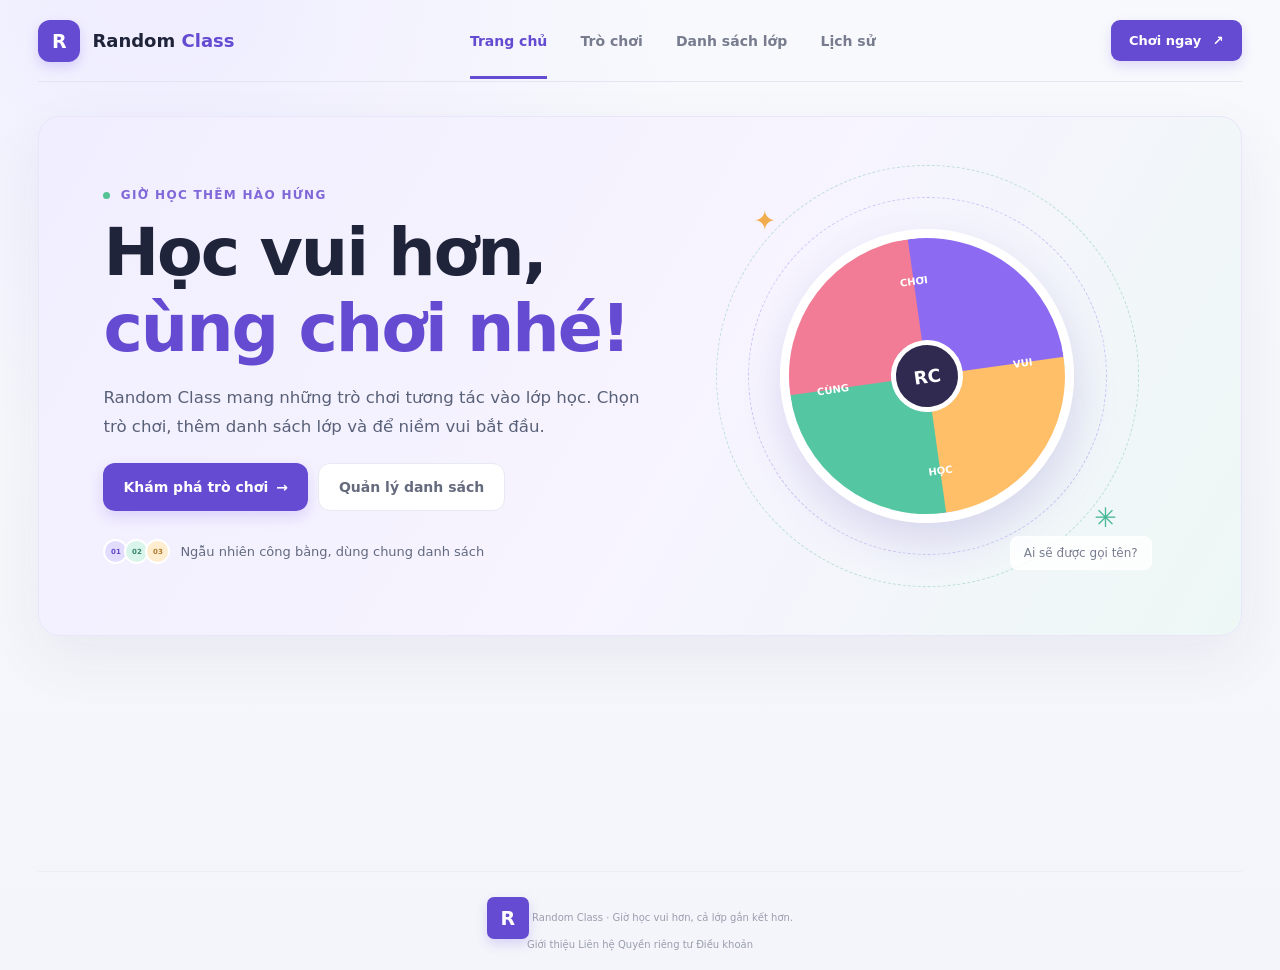
<file: index.html>
<!doctype html>
<html lang="vi">
  <head>
    <meta charset="UTF-8">
    <meta name="viewport" content="width=device-width, initial-scale=1">
    <meta name="theme-color" content="#f6f8fc">
    <meta name="description" content="Random Class là bộ trò chơi tương tác miễn phí giúp giáo viên chọn học sinh, chia nhóm và tạo hoạt động vui trong lớp học.">
    <title>Random Class - Học vui, chơi vui</title>
    <meta property="og:type" content="website">
    <meta property="og:site_name" content="Random Class">
    <meta property="og:locale" content="vi_VN">
    <meta property="og:title" content="Random Class - Học vui, chơi vui">
    <meta property="og:description" content="Bộ trò chơi tương tác miễn phí giúp giáo viên chọn học sinh, chia nhóm và tạo hoạt động vui trong lớp học.">
    <meta property="og:url" content="https://phamquy0226.github.io/random-class/">
    <meta name="twitter:card" content="summary">
    <meta name="twitter:title" content="Random Class - Học vui, chơi vui">
    <meta name="twitter:description" content="Bộ trò chơi tương tác miễn phí giúp giáo viên chọn học sinh, chia nhóm và tạo hoạt động vui trong lớp học.">
    <link rel="canonical" href="https://phamquy0226.github.io/random-class/">
    <link rel="icon" href="assets/favicon.svg" type="image/svg+xml">
    <link rel="stylesheet" href="src/css/base.css">
    <link rel="stylesheet" href="src/css/layout.css">
    <link rel="stylesheet" href="src/css/components.css">
    <link rel="stylesheet" href="src/css/games.css">
    <link rel="stylesheet" href="src/css/presentation.css">
  </head>
  <body>
    <div class="app-shell">
      <header class="topbar">
        <a class="brand" href="#home" aria-label="Random Class - Trang chủ">
          <span class="brand-mark" aria-hidden="true">R</span>
          <span>Random <strong>Class</strong></span>
        </a>
        <button class="menu-toggle" id="menu-toggle" type="button" aria-expanded="false" aria-controls="main-nav" aria-label="Mở menu">☰</button>
        <nav class="top-nav" id="main-nav" aria-label="Điều hướng chính">
          <a class="nav-link active" href="#home" data-view-link="home">Trang chủ</a>
          <a class="nav-link" href="#games" data-view-link="games">Trò chơi</a>
          <a class="nav-link" href="#classes" data-view-link="classes">Danh sách lớp</a>
          <a class="nav-link" href="#history" data-view-link="history">Lịch sử</a>
        </nav>
        <a class="top-cta" href="#games">Chơi ngay <span aria-hidden="true">↗</span></a>
      </header>

      <main>
        <section class="view hero-view" id="home" data-view="home">
          <div class="hero-copy">
            <div class="eyebrow"><span class="eyebrow-dot"></span> GIỜ HỌC THÊM HÀO HỨNG</div>
            <h1>Học vui hơn,<br><span>cùng chơi nhé!</span></h1>
            <p>Random Class mang những trò chơi tương tác vào lớp học. Chọn trò chơi, thêm danh sách lớp và để niềm vui bắt đầu.</p>
            <div class="hero-actions">
              <a class="primary-button" href="#games">Khám phá trò chơi <span aria-hidden="true">→</span></a>
              <a class="secondary-button" href="#classes">Quản lý danh sách</a>
            </div>
            <div class="hero-note"><span class="avatar-stack" aria-hidden="true"><i>01</i><i>02</i><i>03</i></span><span>Ngẫu nhiên công bằng, dùng chung danh sách</span></div>
          </div>
          <div class="hero-art" aria-label="Hình minh họa vòng quay">
            <div class="hero-orbit orbit-one"></div><div class="hero-orbit orbit-two"></div>
            <div class="hero-wheel"><span class="wheel-slice-label label-one">CHƠI</span><span class="wheel-slice-label label-two">VUI</span><span class="wheel-slice-label label-three">HỌC</span><span class="wheel-slice-label label-four">CÙNG</span><span class="hero-wheel-center">RC</span></div>
            <span class="hero-spark spark-one">✦</span><span class="hero-spark spark-two">✳</span>
            <div class="art-caption">Ai sẽ được gọi tên?</div>
          </div>
          <aside class="ad-slot hidden" data-ad-slot="home" aria-label="Vị trí quảng cáo dự kiến">Vị trí quảng cáo dự kiến · Chưa kết nối nhà cung cấp</aside>
        </section>

        <section class="view games-section hidden" id="games" data-view="games">
          <div class="section-heading">
            <div><div class="eyebrow">BẮT ĐẦU NGAY</div><h2>Chọn trò chơi</h2><p class="section-intro">Các trò chơi sẵn sàng dùng với danh sách lớp hiện tại.</p></div>
            <span class="game-count"><span class="count-dot"></span> <span id="available-game-count">6</span> trò chơi sẵn sàng</span>
          </div>
          <div class="game-grid">
            <a class="game-card featured-card" href="#wheel" data-view-link="wheel">
              <span class="card-art wheel-card-art"><span class="card-tag">TRÒ CHƠI MẪU</span><span class="mini-wheel" aria-hidden="true"><span>RC</span></span><span class="art-star star-a">✦</span><span class="art-star star-b">✧</span></span>
              <span class="card-body"><span class="card-kicker">MAY MẮN GỌI TÊN AI?</span><span class="card-title">Vòng xoay may mắn</span><span class="card-description">Quay vòng để chọn ngẫu nhiên học sinh từ danh sách lớp.</span><span class="card-action">Chơi ngay <span aria-hidden="true">→</span></span></span>
            </a>
            <a class="game-card featured-card" href="#mystery-box" data-view-link="mystery-box">
              <span class="card-art mystery-card-art"><span class="card-tag mystery-card-tag">TRÒ CHƠI MỚI</span><span class="gift-illustration" aria-hidden="true"><i class="gift-lid"></i><i class="gift-body"></i><i class="gift-ribbon"></i><i class="gift-bow"></i></span><span class="floating-shape shape-a">✦</span></span>
              <span class="card-body"><span class="card-kicker">BẤT NGỜ ĐANG CHỜ</span><span class="card-title">Hộp quà bí ẩn</span><span class="card-description">Chọn và mở từng hộp quà để khám phá học sinh may mắn bên trong.</span><span class="card-action">Chơi ngay <span aria-hidden="true">→</span></span></span>
            </a>
            <a class="game-card featured-card" href="#flip-card" data-view-link="flip-card">
              <span class="card-art flip-card-art"><span class="card-tag flip-card-tag">TRÒ CHƠI MỚI</span><span class="flip-card-stack" aria-hidden="true"><i></i><i></i><i></i></span><span class="floating-shape flip-card-star">✦</span></span>
              <span class="card-body"><span class="card-kicker">BÍ MẬT SAU MỖI LẦN LẬT</span><span class="card-title">Thẻ lật 3D</span><span class="card-description">Lật thẻ để khám phá tên học sinh đã được phân ngẫu nhiên.</span><span class="card-action">Chơi ngay <span aria-hidden="true">→</span></span></span>
            </a>
            <a class="game-card featured-card" href="#slot-machine" data-view-link="slot-machine">
              <span class="card-art slot-card-art"><span class="card-tag slot-card-tag">TRÒ CHƠI MỚI</span><span class="slot-card-reels" aria-hidden="true"><i>RC</i><i>★</i><i>7</i></span><span class="floating-shape slot-card-star">✦</span></span>
              <span class="card-body"><span class="card-kicker">MÁY XỔ SỐ LỚP MÌNH</span><span class="card-title">Máy xổ số Slot Machine</span><span class="card-description">Quay ba dải tên và chờ máy dừng ở học sinh được chọn.</span><span class="card-action">Chơi ngay <span aria-hidden="true">→</span></span></span>
            </a>
            <a class="game-card featured-card" href="#scratch-card" data-view-link="scratch-card">
              <span class="card-art scratch-card-art"><span class="card-tag scratch-card-tag">TRÒ CHƠI MỚI</span><span class="scratch-card-illustration" aria-hidden="true"><i>?</i></span><span class="floating-shape scratch-card-star">✦</span></span>
              <span class="card-body"><span class="card-kicker">BÍ MẬT SAU LỚP PHỦ</span><span class="card-title">Thẻ cào</span><span class="card-description">Cào lớp phủ để khám phá học sinh may mắn được chọn.</span><span class="card-action">Chơi ngay <span aria-hidden="true">→</span></span></span>
            </a>
            <a class="game-card featured-card" href="#team-generator" data-view-link="team-generator">
              <span class="card-art team-card-art"><span class="card-tag team-card-tag">TRÒ CHƠI MỚI</span><span class="team-card-people" aria-hidden="true"><i>●</i><i>●</i><i>●</i><i>●</i></span><span class="floating-shape team-card-star">✦</span></span>
              <span class="card-body"><span class="card-kicker">CÙNG NHAU HỢP SỨC</span><span class="card-title">Chia nhóm tự động</span><span class="card-description">Trộn danh sách, chia nhóm cân bằng rồi kéo thả để điều chỉnh.</span><span class="card-action">Chơi ngay <span aria-hidden="true">→</span></span></span>
            </a>
          </div>
          <aside class="ad-slot hidden" data-ad-slot="games" aria-label="Vị trí quảng cáo dự kiến">Vị trí quảng cáo dự kiến · Chưa kết nối nhà cung cấp</aside>
        </section>

        <section class="view game-view hidden" id="wheel" data-view="wheel">
          <a class="back-link" href="#games">← <span>Danh sách trò chơi</span></a>
          <div class="page-heading"><div><div class="eyebrow">MAY MẮN GỌI TÊN AI?</div><h1>Vòng xoay may mắn</h1><p>Danh sách: <strong id="wheel-active-list">Danh sách tạm thời</strong> · <span id="wheel-student-count">0 học sinh</span></p></div><span class="game-status"><i></i><span id="wheel-game-status">Sẵn sàng</span></span></div>
          <div class="wheel-layout">
            <section class="wheel-panel panel">
              <div class="wheel-stage">
                <div class="wheel-pointer" aria-hidden="true"></div>
                <div class="wheel-disc wheel-empty" id="wheel-disc"><svg class="wheel-svg" id="wheel-svg" viewBox="0 0 400 400" role="img" aria-label="Vòng quay trống"></svg><div class="wheel-center" aria-hidden="true">RC</div></div>
              </div>
              <div class="wheel-actions">
                <button class="primary-button spin-button" id="spin-button" type="button" disabled>BẮT ĐẦU QUAY</button>
                <label class="wheel-duration-control" for="wheel-duration">Thời gian quay
                  <select id="wheel-duration" class="wheel-duration-select">
                    <option value="3">3 giây</option>
                    <option value="5" selected>5 giây</option>
                    <option value="8">8 giây</option>
                    <option value="10">10 giây</option>
                  </select>
                </label>
                <label class="repeat-toggle"><input id="no-repeat-toggle" type="checkbox"><span class="toggle-track"></span><span>Không lặp lại trong phiên</span></label>
                <label class="repeat-toggle"><input id="wheel-sound-toggle" type="checkbox"><span class="toggle-track"></span><span>Âm thanh</span></label>
                <button class="secondary-button small-button wheel-reset" id="wheel-reset" type="button" disabled>Đặt lại</button>
              </div>
              <p class="wheel-hint" id="wheel-hint" aria-live="polite">Hãy thêm ít nhất một học sinh để bắt đầu.</p>
            </section>
            <aside class="wheel-side panel">
              <div class="panel-title-row"><div><h2>Danh sách đang chơi</h2><p>Tên được dùng chung tạm thời trong các trò chơi.</p></div><a class="text-link" href="#classes">Quản lý</a></div>
              <form class="wheel-add-students" id="wheel-add-students-form">
                <label for="wheel-new-students">Thêm học sinh ngay trong trò chơi</label>
                <textarea id="wheel-new-students" rows="3" placeholder="Mỗi dòng một tên..." required></textarea>
                <button class="secondary-button small-button" type="submit">Thêm vào danh sách</button>
              </form>
              <ul class="wheel-roster" id="wheel-roster"></ul>
            </aside>
          </div>
        </section>

        <section class="view game-view hidden" id="mystery-box" data-view="mystery-box">
          <a class="back-link" href="#games">← <span>Danh sách trò chơi</span></a>
          <div class="page-heading"><div><div class="eyebrow">BẤT NGỜ ĐANG CHỜ</div><h1>Hộp quà bí ẩn</h1><p>Danh sách: <strong id="box-active-list">Danh sách tạm thời</strong> · <span id="box-student-count">0 học sinh</span></p></div><span class="game-status"><i></i><span id="box-game-status">Sẵn sàng</span></span></div>
          <section class="panel mystery-game-panel">
            <div class="mystery-game-toolbar">
              <div class="mystery-game-settings">
                <label class="repeat-toggle"><input id="box-no-repeat" type="checkbox" checked><span class="toggle-track"></span><span>Mỗi học sinh chỉ xuất hiện một lần</span></label>
                <label class="repeat-toggle"><input id="box-sound" type="checkbox"><span class="toggle-track"></span><span>Âm thanh</span></label>
              </div>
              <div class="mystery-game-actions">
                <button class="primary-button" id="box-start" type="button" disabled>BẮT ĐẦU</button>
                <button class="secondary-button small-button" id="box-reset" type="button" disabled>Đặt lại</button>
              </div>
            </div>
            <form class="wheel-add-students" id="box-add-students-form">
              <label for="box-new-students">Thêm nhiều học sinh ngay trong trò chơi</label>
              <textarea id="box-new-students" rows="3" placeholder="Mỗi dòng một tên..." required></textarea>
              <button class="secondary-button small-button" type="submit">Thêm vào danh sách</button>
            </form>
            <div class="panel-title-row box-roster-heading">
              <div><h2>Danh sách đang chơi</h2><p>Tên học sinh được dùng chung trong các trò chơi.</p></div>
              <a class="text-link" href="#classes">Quản lý</a>
            </div>
            <ul class="wheel-roster" id="box-roster" aria-live="polite"></ul>
            <p class="mystery-game-hint" id="box-hint" aria-live="polite">Hãy thêm học sinh vào danh sách lớp để bắt đầu.</p>
            <div class="gift-grid" id="gift-grid" aria-label="Hộp quà bí ẩn" tabindex="-1"></div>
          </section>
        </section>

        <section class="view game-view hidden" id="flip-card" data-view="flip-card">
          <a class="back-link" href="#games">← <span>Danh sách trò chơi</span></a>
          <div class="page-heading"><div><div class="eyebrow">BÍ MẬT SAU MỖI LẦN LẬT</div><h1>Thẻ lật 3D</h1><p>Danh sách: <strong id="flip-active-list">Danh sách tạm thời</strong> · <span id="flip-student-count">0 học sinh</span></p></div><span class="game-status"><i></i><span id="flip-game-status">Sẵn sàng</span></span></div>
          <section class="panel flip-game-panel">
            <div class="flip-game-toolbar">
              <div class="flip-game-settings">
                <label class="repeat-toggle"><input id="flip-no-repeat" type="checkbox" checked><span class="toggle-track"></span><span>Không lặp học sinh giữa các thẻ</span></label>
                <label class="repeat-toggle"><input id="flip-sound" type="checkbox"><span class="toggle-track"></span><span>Âm thanh</span></label>
              </div>
              <div class="flip-game-actions">
                <button class="primary-button" id="flip-start" type="button" disabled>BẮT ĐẦU</button>
                <button class="secondary-button small-button" id="flip-random" type="button" disabled>Chọn thẻ ngẫu nhiên</button>
                <button class="secondary-button small-button" id="flip-back" type="button" disabled>Úp lại</button>
                <button class="secondary-button small-button" id="flip-reset" type="button" disabled>Đặt lại</button>
              </div>
            </div>
            <form class="wheel-add-students" id="flip-add-students-form">
              <label for="flip-new-students">Thêm nhiều học sinh ngay trong trò chơi</label>
              <textarea id="flip-new-students" rows="3" placeholder="Mỗi dòng một tên..." required></textarea>
              <button class="secondary-button small-button" type="submit">Thêm vào danh sách</button>
            </form>
            <div class="panel-title-row flip-roster-heading">
              <div><h2>Danh sách đang chơi</h2><p>Tên học sinh được dùng chung trong các trò chơi.</p></div>
              <a class="text-link" href="#classes">Quản lý</a>
            </div>
            <ul class="wheel-roster flip-roster" id="flip-roster" aria-live="polite"></ul>
            <p class="flip-game-hint" id="flip-hint" aria-live="polite">Hãy thêm học sinh vào danh sách lớp để bắt đầu.</p>
            <ul class="flip-card-grid" id="flip-card-grid" aria-label="Các thẻ học sinh"></ul>
          </section>
        </section>

        <section class="view game-view hidden" id="slot-machine" data-view="slot-machine">
          <a class="back-link" href="#games">← <span>Danh sách trò chơi</span></a>
          <div class="page-heading"><div><div class="eyebrow">MÁY XỔ SỐ LỚP MÌNH</div><h1>Máy xổ số Slot Machine</h1><p>Danh sách: <strong id="slot-active-list">Danh sách tạm thời</strong> · <span id="slot-student-count">0 học sinh</span></p></div><span class="game-status"><i></i><span id="slot-game-status">Sẵn sàng</span></span></div>
          <section class="panel slot-game-panel">
            <div class="slot-game-toolbar">
              <div class="slot-game-settings">
                <label class="repeat-toggle"><input id="slot-no-repeat" type="checkbox"><span class="toggle-track"></span><span>Không lặp lại trong phiên</span></label>
                <label class="repeat-toggle"><input id="slot-sound" type="checkbox"><span class="toggle-track"></span><span>Âm thanh</span></label>
              </div>
              <div class="slot-game-actions">
                <button class="primary-button" id="slot-spin" type="button" disabled>BẮT ĐẦU QUAY</button>
                <button class="secondary-button small-button" id="slot-reset" type="button" disabled>Đặt lại</button>
              </div>
            </div>
            <form class="wheel-add-students" id="slot-add-students-form">
              <label for="slot-new-students">Thêm nhiều học sinh ngay trong trò chơi</label>
              <textarea id="slot-new-students" rows="3" placeholder="Mỗi dòng một tên..." required></textarea>
              <button class="secondary-button small-button" type="submit">Thêm vào danh sách</button>
            </form>
            <div class="panel-title-row slot-roster-heading">
              <div><h2>Danh sách đang chơi</h2><p>Tên học sinh được dùng chung trong các trò chơi.</p></div>
              <a class="text-link" href="#classes">Quản lý</a>
            </div>
            <ul class="wheel-roster slot-roster" id="slot-roster" aria-live="polite"></ul>
            <p class="slot-game-hint" id="slot-hint" aria-live="polite">Hãy thêm ít nhất một học sinh để bắt đầu.</p>
            <div class="slot-machine" id="slot-machine-display" aria-label="Máy xổ số với ba dải tên">
              <div class="slot-reels" id="slot-reels">
                <div class="slot-reel-window"><div class="slot-reel-track"></div></div>
                <div class="slot-reel-window"><div class="slot-reel-track"></div></div>
                <div class="slot-reel-window"><div class="slot-reel-track"></div></div>
              </div>
              <div class="slot-result" id="slot-result" aria-live="polite">Tên được chọn sẽ hiện ở đây</div>
            </div>
            <section class="slot-history-panel" aria-labelledby="slot-history-title">
              <div class="history-heading"><h2 id="slot-history-title">Lịch sử quay</h2><span id="slot-history-count">0 lượt</span></div>
              <ol class="slot-history-list" id="slot-history-list"></ol>
            </section>
          </section>
        </section>

        <section class="view game-view hidden" id="scratch-card" data-view="scratch-card">
          <a class="back-link" href="#games">← <span>Danh sách trò chơi</span></a>
          <div class="page-heading"><div><div class="eyebrow">BÍ MẬT SAU LỚP PHỦ</div><h1>Thẻ cào</h1><p>Danh sách: <strong id="scratch-active-list">Danh sách tạm thời</strong> · <span id="scratch-student-count">0 học sinh</span></p></div><span class="game-status"><i></i><span id="scratch-game-status">Sẵn sàng</span></span></div>
          <section class="panel scratch-game-panel">
            <div class="scratch-toolbar">
              <div class="scratch-settings">
                <label class="repeat-toggle"><input id="scratch-no-repeat" type="checkbox" checked><span class="toggle-track"></span><span>Không lặp lại trong phiên</span></label>
                <label class="repeat-toggle"><input id="scratch-sound" type="checkbox"><span class="toggle-track"></span><span>Âm thanh</span></label>
              </div>
              <div class="scratch-actions">
                <button class="primary-button" id="scratch-start" type="button" disabled>BẮT ĐẦU</button>
                <button class="secondary-button small-button" id="scratch-next" type="button" disabled>Thẻ tiếp theo</button>
                <button class="secondary-button small-button" id="scratch-reveal" type="button" disabled>Mở kết quả</button>
                <button class="secondary-button small-button" id="scratch-reset" type="button" disabled>Đặt lại</button>
              </div>
            </div>
            <form class="wheel-add-students" id="scratch-add-students-form">
              <label for="scratch-new-students">Thêm nhiều học sinh ngay trong trò chơi</label>
              <textarea id="scratch-new-students" rows="3" placeholder="Mỗi dòng một tên..." required></textarea>
              <button class="secondary-button small-button" type="submit">Thêm vào danh sách</button>
            </form>
            <div class="panel-title-row scratch-roster-heading">
              <div><h2>Danh sách đang chơi</h2><p>Tên học sinh được dùng chung trong các trò chơi.</p></div>
              <a class="text-link" href="#classes">Quản lý</a>
            </div>
            <ul class="wheel-roster scratch-roster" id="scratch-roster" aria-live="polite"></ul>
            <p class="scratch-hint" id="scratch-hint" aria-live="polite">Hãy thêm học sinh để bắt đầu.</p>
            <div class="scratch-ticket-wrap">
              <div class="scratch-ticket is-covered" id="scratch-ticket">
                <div class="scratch-ticket-content" aria-live="polite">
                  <span class="scratch-ticket-label">HỌC SINH MAY MẮN</span>
                  <strong class="scratch-ticket-name" id="scratch-name" aria-hidden="true">?</strong>
                  <span class="scratch-ticket-caption" id="scratch-caption">Bắt đầu rồi cào lớp phủ</span>
                </div>
                <canvas class="scratch-cover" id="scratch-cover" width="900" height="500" aria-label="Lớp phủ thẻ cào. Kéo chuột hoặc ngón tay để cào."></canvas>
              </div>
              <p class="scratch-instructions">Kéo chuột hoặc ngón tay trên thẻ để cào. Bạn cũng có thể chọn <strong>Mở kết quả</strong>.</p>
            </div>
            <section class="scratch-history-panel" aria-labelledby="scratch-history-title">
              <div class="history-heading"><h2 id="scratch-history-title">Lịch sử thẻ cào</h2><span id="scratch-history-count">0 lượt</span></div>
              <ol class="scratch-history-list" id="scratch-history-list"></ol>
            </section>
          </section>
        </section>

        <section class="view game-view hidden" id="team-generator" data-view="team-generator">
          <a class="back-link" href="#games">← <span>Danh sách trò chơi</span></a>
          <div class="page-heading"><div><div class="eyebrow">CÙNG NHAU HỢP SỨC</div><h1>Chia nhóm tự động</h1><p>Danh sách: <strong id="team-active-list">Danh sách tạm thời</strong> · <span id="team-student-count">0 học sinh</span></p></div><span class="game-status"><i></i><span id="team-game-status">Sẵn sàng</span></span></div>
          <section class="panel team-game-panel">
            <div class="team-toolbar">
              <div class="team-settings">
                <label class="team-control-label" for="team-mode">Chia theo
                  <select id="team-mode">
                    <option value="groups">Số nhóm</option>
                    <option value="members">Số thành viên mỗi nhóm</option>
                  </select>
                </label>
                <label class="team-control-label" for="team-size"><span id="team-size-label">Số nhóm</span>
                  <input id="team-size" type="number" min="1" max="999" value="4" inputmode="numeric">
                </label>
                <label class="repeat-toggle"><input id="team-sound" type="checkbox"><span class="toggle-track"></span><span>Âm thanh</span></label>
              </div>
              <div class="team-actions">
                <button class="primary-button" id="team-start" type="button">BẮT ĐẦU CHIA</button>
                <button class="secondary-button small-button" id="team-shuffle" type="button" disabled>Xáo trộn lại</button>
                <button class="secondary-button small-button" id="team-reset" type="button" disabled>Đặt lại</button>
              </div>
            </div>
            <div class="team-config-row">
              <p id="team-config-status">Mỗi học sinh sẽ xuất hiện đúng một lần trong mỗi lượt chia.</p>
              <button class="text-link" id="team-save-config" type="button">Lưu cấu hình</button>
            </div>
            <form class="wheel-add-students" id="team-add-students-form">
              <label for="team-new-students">Thêm nhiều học sinh ngay trong trò chơi</label>
              <textarea id="team-new-students" rows="3" placeholder="Mỗi dòng một tên..." required></textarea>
              <button class="secondary-button small-button" type="submit">Thêm vào danh sách</button>
            </form>
            <div class="panel-title-row team-roster-heading">
              <div><h2>Danh sách đang chơi</h2><p>Danh sách lớp dùng chung với các trò chơi khác.</p></div>
              <a class="text-link" href="#classes">Quản lý</a>
            </div>
            <ol class="wheel-roster team-roster" id="team-roster" aria-live="polite"></ol>
            <p class="team-hint" id="team-hint" aria-live="polite">Thêm học sinh rồi bắt đầu chia nhóm.</p>
            <div class="team-results-heading">
              <div><h2>Kết quả chia nhóm</h2><p>Kéo học sinh sang nhóm khác hoặc dùng menu trên từng tên.</p></div>
              <button class="secondary-button small-button" id="team-export" type="button" disabled>Xuất kết quả</button>
            </div>
            <div class="team-results" id="team-results" aria-live="polite"></div>
          </section>
        </section>

        <section class="view content-view hidden" id="classes" data-view="classes">
          <div class="page-heading"><div><div class="eyebrow">DỮ LIỆU DÙNG CHUNG</div><h1>Danh sách lớp</h1><p>Nhập tên để tự động dùng trong các trò chơi. Danh sách chỉ lưu trong phiên website và sẽ bị xóa khi đóng hoặc tải lại trang.</p></div><span class="student-count" id="class-count">0 học sinh</span></div>
          <div class="class-layout">
            <section class="panel class-panel">
              <div class="panel-title-row"><div><h2>Danh sách tạm thời</h2><p id="active-list-description">Danh sách chỉ lưu tạm trong phiên website.</p></div></div>
              <form class="bulk-student-form" id="bulk-student-form">
                <label for="bulk-student-names">Thêm nhiều học sinh cùng lúc</label>
                <textarea id="bulk-student-names" rows="5" placeholder="Mỗi dòng một tên học sinh..." required></textarea>
                <p>Bỏ qua dòng trống; tên trùng sẽ được báo và không thêm phần nào.</p>
                <button class="secondary-button" type="submit">Thêm danh sách tên</button>
              </form>
              <ul class="student-list" id="student-list" aria-live="polite"></ul>
              <div class="list-danger-zone"><span>Xóa toàn bộ học sinh khỏi danh sách tạm thời.</span><button class="danger-button" id="clear-students" type="button">Xóa danh sách</button></div>
            </section>
          </div>
        </section>

        <section class="view content-view hidden" id="history" data-view="history">
          <div class="page-heading"><div><div class="eyebrow">CÁC LƯỢT ĐÃ CHƠI</div><h1>Lịch sử</h1><p>Xem lại kết quả các trò chơi trên thiết bị này.</p></div><button class="danger-button" id="clear-history" type="button">Xóa lịch sử</button></div>
          <section class="panel history-panel"><div class="history-heading"><h2>Kết quả gần đây</h2><span id="history-count">0 lượt</span></div><ol class="history-list" id="history-list"></ol></section>
        </section>
      </main>
      <footer class="site-footer">
        <span class="brand-mark small-mark" aria-hidden="true">R</span>
        <span>Random Class · Giờ học vui hơn, cả lớp gắn kết hơn.</span>
        <nav class="footer-links" aria-label="Thông tin website">
          <a href="about.html">Giới thiệu</a>
          <a href="contact.html">Liên hệ</a>
          <a href="privacy.html">Quyền riêng tư</a>
          <a href="terms.html">Điều khoản</a>
        </nav>
      </footer>
    </div>
    <div class="toast hidden" id="toast" role="status" aria-live="polite"></div>
    <div class="result-overlay hidden" id="result-overlay" role="dialog" aria-modal="true" aria-labelledby="result-title">
      <div class="result-card"><button class="result-close" id="result-close" type="button" aria-label="Đóng">×</button><div class="result-confetti" aria-hidden="true">✦</div><div class="result-kicker" id="result-kicker">VÒNG XOAY ĐÃ DỪNG</div><h2 id="result-title">Kết quả</h2><p class="result-subtitle" id="result-subtitle"></p><button class="primary-button" id="result-again" type="button">Chơi lại <span aria-hidden="true">↻</span></button></div>
    </div>
    <script defer src="src/js/storage.js"></script>
    <script defer src="src/js/data-manager.js"></script>
    <script defer src="src/js/random-engine.js"></script>
    <script defer src="src/js/history-manager.js"></script>
    <script defer src="src/js/games/wheel.js"></script>
    <script defer src="src/js/games/mystery-box.js"></script>
    <script defer src="src/js/games/flip-card.js"></script>
    <script defer src="src/js/games/slot-machine.js"></script>
    <script defer src="src/js/games/scratch-card.js"></script>
    <script defer src="src/js/games/team-generator.js"></script>
    <script defer src="src/js/site-config.js"></script>
    <script defer src="src/js/ad-slots.js"></script>
    <script defer src="src/js/app.js"></script>
  </body>
</html>
</file>
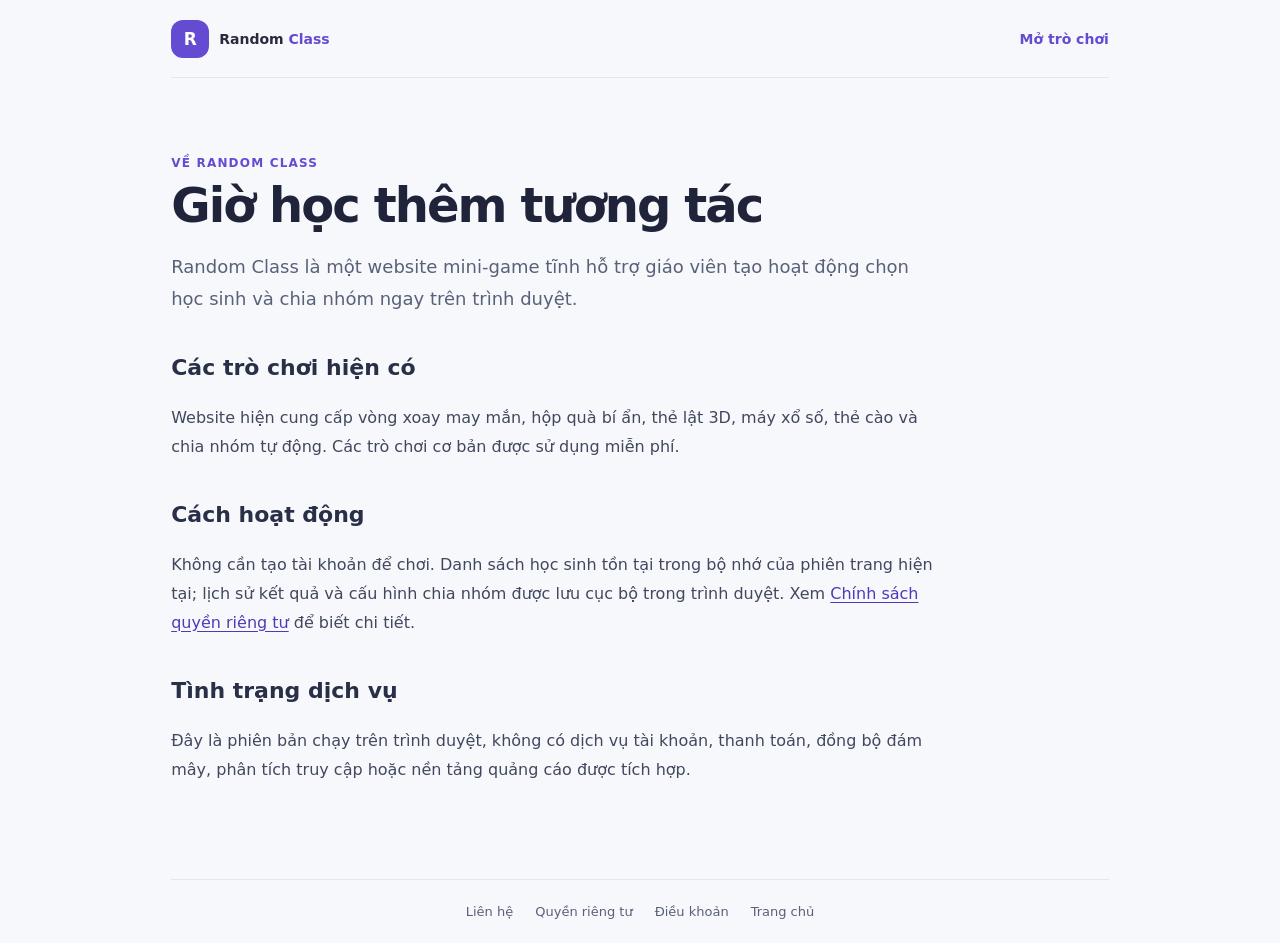
<file: about.html>
<!doctype html>
<html lang="vi">
  <head>
    <meta charset="UTF-8">
    <meta name="viewport" content="width=device-width, initial-scale=1">
    <meta name="description" content="Giới thiệu Random Class, bộ trò chơi tương tác chạy ngay trên trình duyệt để hỗ trợ hoạt động lớp học.">
    <meta property="og:type" content="website">
    <meta property="og:site_name" content="Random Class">
    <meta property="og:locale" content="vi_VN">
    <meta property="og:title" content="Giới thiệu | Random Class">
    <meta property="og:description" content="Bộ trò chơi tương tác chạy ngay trên trình duyệt để hỗ trợ hoạt động lớp học.">
    <meta property="og:url" content="https://phamquy0226.github.io/random-class/about.html">
    <title>Giới thiệu | Random Class</title>
    <link rel="canonical" href="https://phamquy0226.github.io/random-class/about.html">
    <link rel="icon" href="assets/favicon.svg" type="image/svg+xml">
    <link rel="stylesheet" href="src/css/base.css">
    <link rel="stylesheet" href="legal-pages.css">
  </head>
  <body>
    <div class="legal-shell">
      <header class="legal-header">
        <a class="legal-brand" href="index.html" aria-label="Random Class - Trang chủ"><span class="brand-mark" aria-hidden="true">R</span><span>Random <strong>Class</strong></span></a>
        <a class="legal-home" href="index.html#games">Mở trò chơi</a>
      </header>
      <main class="legal-main">
        <div class="eyebrow">VỀ RANDOM CLASS</div>
        <h1>Giờ học thêm tương tác</h1>
        <p class="legal-lead">Random Class là một website mini-game tĩnh hỗ trợ giáo viên tạo hoạt động chọn học sinh và chia nhóm ngay trên trình duyệt.</p>
        <div class="legal-content">
          <h2>Các trò chơi hiện có</h2>
          <p>Website hiện cung cấp vòng xoay may mắn, hộp quà bí ẩn, thẻ lật 3D, máy xổ số, thẻ cào và chia nhóm tự động. Các trò chơi cơ bản được sử dụng miễn phí.</p>
          <h2>Cách hoạt động</h2>
          <p>Không cần tạo tài khoản để chơi. Danh sách học sinh tồn tại trong bộ nhớ của phiên trang hiện tại; lịch sử kết quả và cấu hình chia nhóm được lưu cục bộ trong trình duyệt. Xem <a href="privacy.html">Chính sách quyền riêng tư</a> để biết chi tiết.</p>
          <h2>Tình trạng dịch vụ</h2>
          <p>Đây là phiên bản chạy trên trình duyệt, không có dịch vụ tài khoản, thanh toán, đồng bộ đám mây, phân tích truy cập hoặc nền tảng quảng cáo được tích hợp.</p>
        </div>
      </main>
      <footer class="legal-footer"><a href="contact.html">Liên hệ</a><a href="privacy.html">Quyền riêng tư</a><a href="terms.html">Điều khoản</a><a href="index.html">Trang chủ</a></footer>
    </div>
  </body>
</html>
</file>
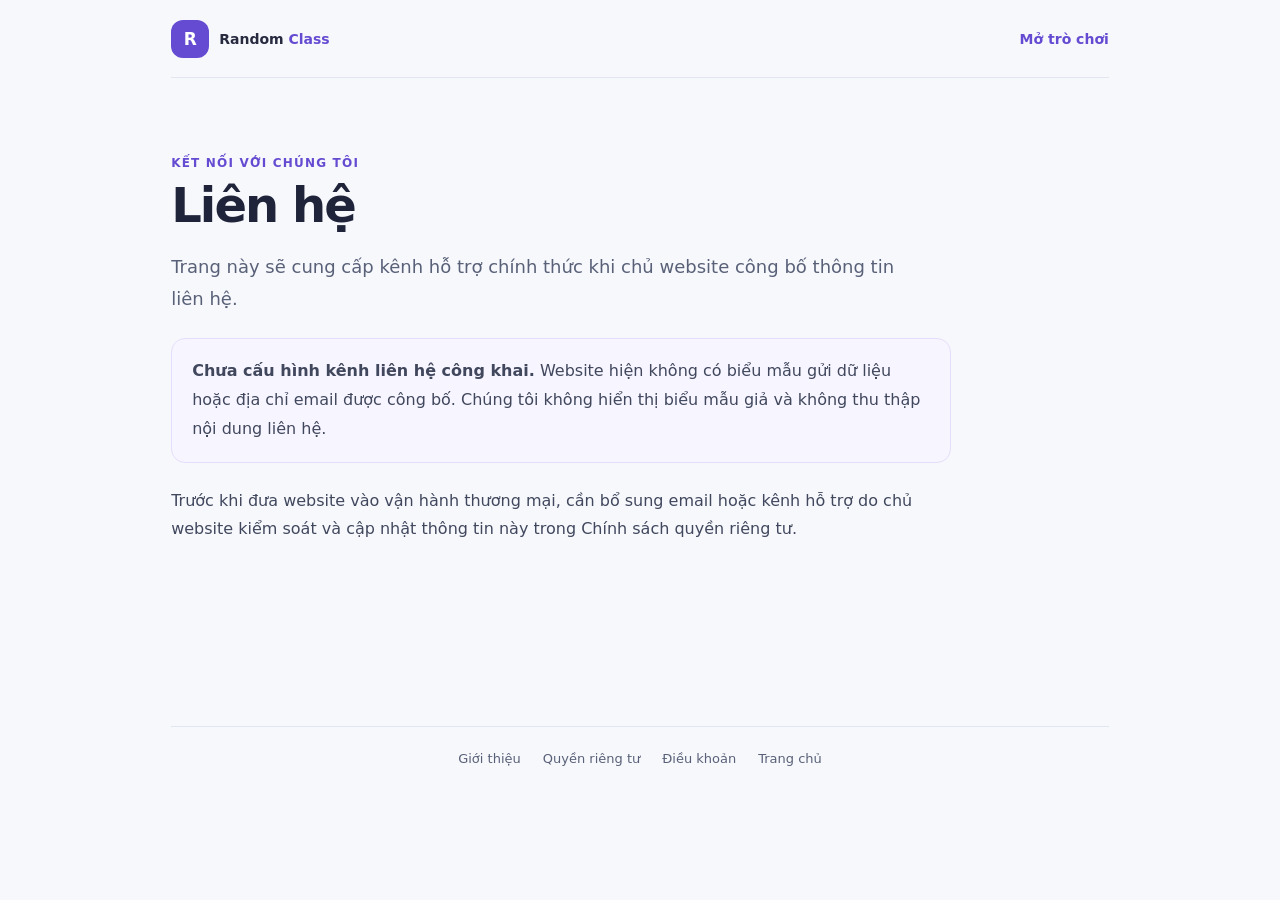
<file: contact.html>
<!doctype html>
<html lang="vi">
  <head>
    <meta charset="UTF-8">
    <meta name="viewport" content="width=device-width, initial-scale=1">
    <meta name="description" content="Thông tin liên hệ Random Class và tình trạng kênh hỗ trợ hiện tại.">
    <meta property="og:type" content="website">
    <meta property="og:site_name" content="Random Class">
    <meta property="og:locale" content="vi_VN">
    <meta property="og:title" content="Liên hệ | Random Class">
    <meta property="og:description" content="Thông tin liên hệ Random Class và tình trạng kênh hỗ trợ hiện tại.">
    <meta property="og:url" content="https://phamquy0226.github.io/random-class/contact.html">
    <title>Liên hệ | Random Class</title>
    <link rel="canonical" href="https://phamquy0226.github.io/random-class/contact.html">
    <link rel="icon" href="assets/favicon.svg" type="image/svg+xml">
    <link rel="stylesheet" href="src/css/base.css">
    <link rel="stylesheet" href="legal-pages.css">
  </head>
  <body>
    <div class="legal-shell">
      <header class="legal-header">
        <a class="legal-brand" href="index.html" aria-label="Random Class - Trang chủ"><span class="brand-mark" aria-hidden="true">R</span><span>Random <strong>Class</strong></span></a>
        <a class="legal-home" href="index.html#games">Mở trò chơi</a>
      </header>
      <main class="legal-main">
        <div class="eyebrow">KẾT NỐI VỚI CHÚNG TÔI</div>
        <h1>Liên hệ</h1>
        <p class="legal-lead">Trang này sẽ cung cấp kênh hỗ trợ chính thức khi chủ website công bố thông tin liên hệ.</p>
        <div class="legal-content">
          <div class="legal-notice"><strong>Chưa cấu hình kênh liên hệ công khai.</strong> Website hiện không có biểu mẫu gửi dữ liệu hoặc địa chỉ email được công bố. Chúng tôi không hiển thị biểu mẫu giả và không thu thập nội dung liên hệ.</div>
          <p>Trước khi đưa website vào vận hành thương mại, cần bổ sung email hoặc kênh hỗ trợ do chủ website kiểm soát và cập nhật thông tin này trong Chính sách quyền riêng tư.</p>
        </div>
      </main>
      <footer class="legal-footer"><a href="about.html">Giới thiệu</a><a href="privacy.html">Quyền riêng tư</a><a href="terms.html">Điều khoản</a><a href="index.html">Trang chủ</a></footer>
    </div>
  </body>
</html>
</file>
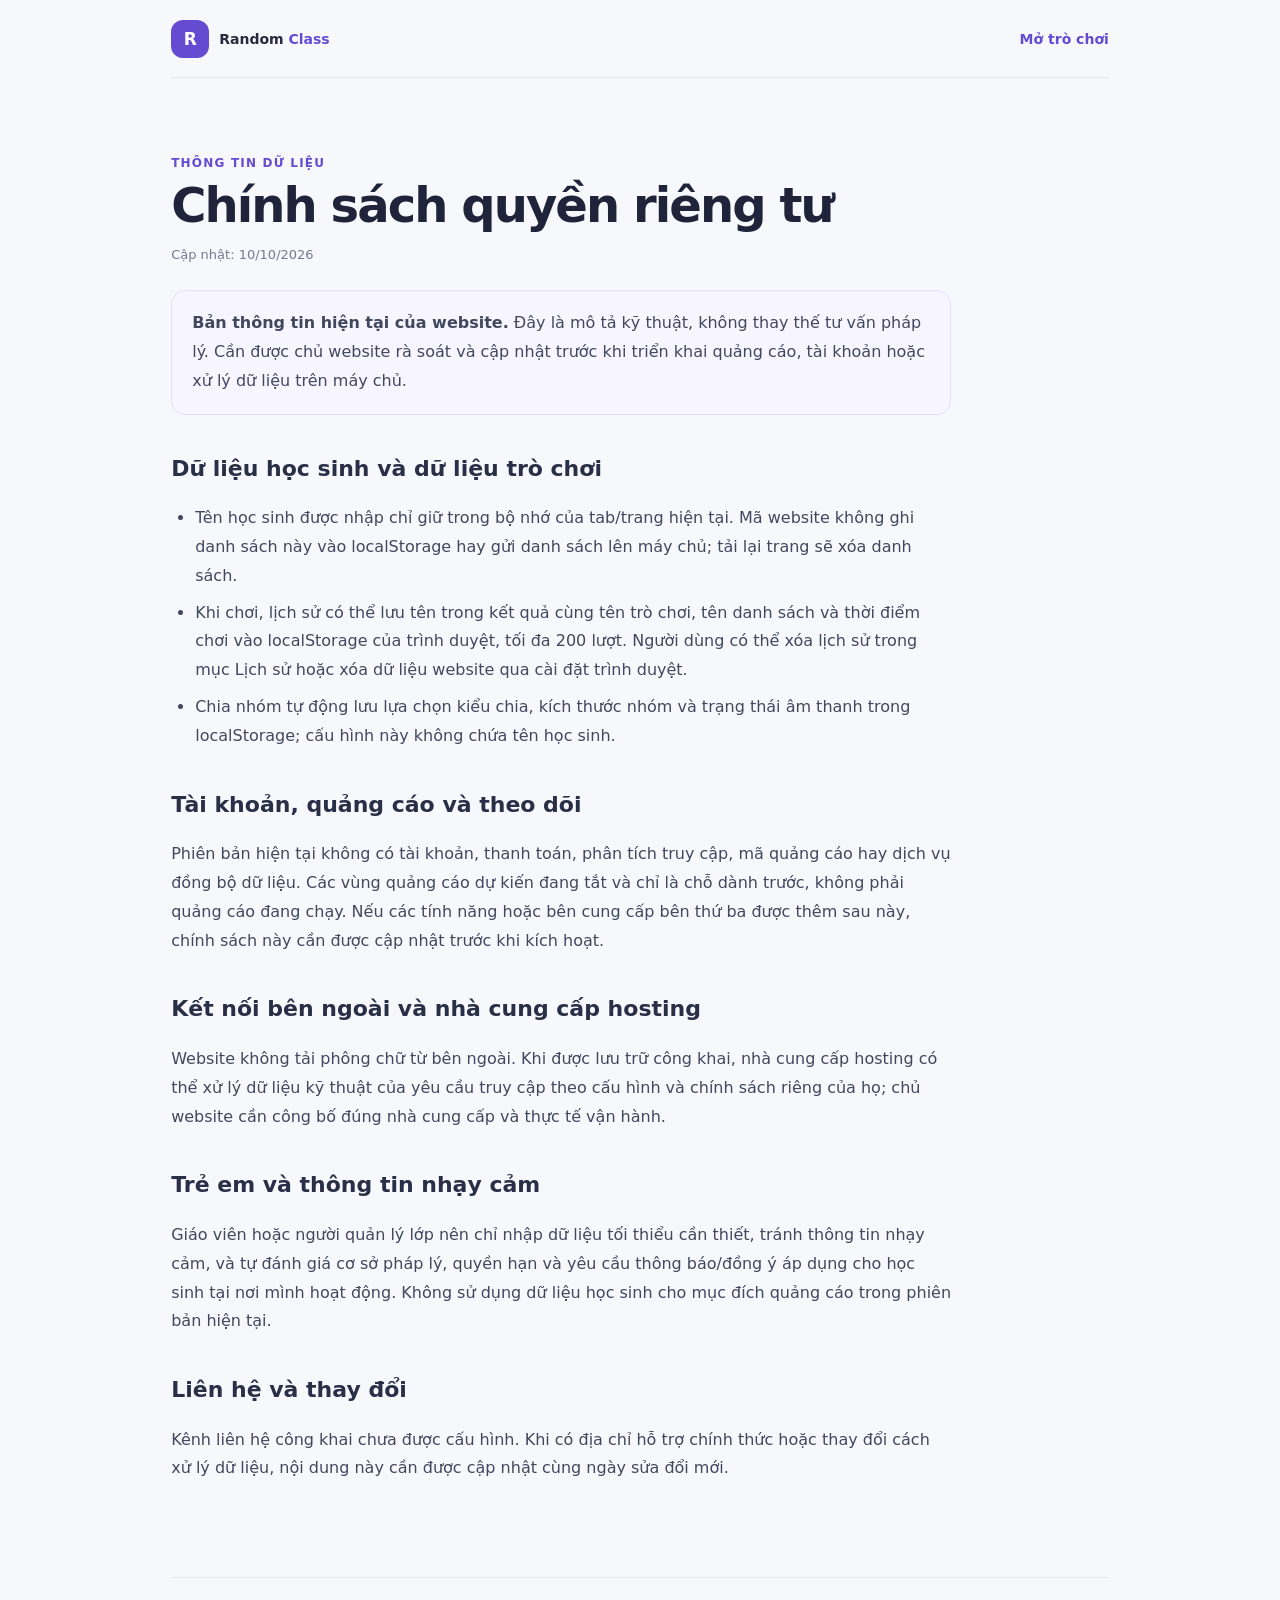
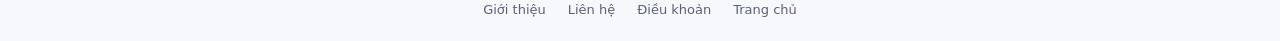
<file: privacy.html>
<!doctype html>
<html lang="vi">
  <head>
    <meta charset="UTF-8">
    <meta name="viewport" content="width=device-width, initial-scale=1">
    <meta name="description" content="Chính sách quyền riêng tư của Random Class: dữ liệu trong trình duyệt, lịch sử, quảng cáo và quyền kiểm soát của người dùng.">
    <meta property="og:type" content="website">
    <meta property="og:site_name" content="Random Class">
    <meta property="og:locale" content="vi_VN">
    <meta property="og:title" content="Chính sách quyền riêng tư | Random Class">
    <meta property="og:description" content="Tìm hiểu cách Random Class xử lý dữ liệu lớp học và dữ liệu lưu trong trình duyệt.">
    <meta property="og:url" content="https://phamquy0226.github.io/random-class/privacy.html">
    <title>Chính sách quyền riêng tư | Random Class</title>
    <link rel="canonical" href="https://phamquy0226.github.io/random-class/privacy.html">
    <link rel="icon" href="assets/favicon.svg" type="image/svg+xml">
    <link rel="stylesheet" href="src/css/base.css">
    <link rel="stylesheet" href="legal-pages.css">
  </head>
  <body>
    <div class="legal-shell">
      <header class="legal-header">
        <a class="legal-brand" href="index.html" aria-label="Random Class - Trang chủ"><span class="brand-mark" aria-hidden="true">R</span><span>Random <strong>Class</strong></span></a>
        <a class="legal-home" href="index.html#games">Mở trò chơi</a>
      </header>
      <main class="legal-main">
        <div class="eyebrow">THÔNG TIN DỮ LIỆU</div>
        <h1>Chính sách quyền riêng tư</h1>
        <p class="legal-updated">Cập nhật: 10/10/2026</p>
        <div class="legal-content">
          <div class="legal-notice"><strong>Bản thông tin hiện tại của website.</strong> Đây là mô tả kỹ thuật, không thay thế tư vấn pháp lý. Cần được chủ website rà soát và cập nhật trước khi triển khai quảng cáo, tài khoản hoặc xử lý dữ liệu trên máy chủ.</div>
          <h2>Dữ liệu học sinh và dữ liệu trò chơi</h2>
          <ul>
            <li>Tên học sinh được nhập chỉ giữ trong bộ nhớ của tab/trang hiện tại. Mã website không ghi danh sách này vào localStorage hay gửi danh sách lên máy chủ; tải lại trang sẽ xóa danh sách.</li>
            <li>Khi chơi, lịch sử có thể lưu tên trong kết quả cùng tên trò chơi, tên danh sách và thời điểm chơi vào localStorage của trình duyệt, tối đa 200 lượt. Người dùng có thể xóa lịch sử trong mục Lịch sử hoặc xóa dữ liệu website qua cài đặt trình duyệt.</li>
            <li>Chia nhóm tự động lưu lựa chọn kiểu chia, kích thước nhóm và trạng thái âm thanh trong localStorage; cấu hình này không chứa tên học sinh.</li>
          </ul>
          <h2>Tài khoản, quảng cáo và theo dõi</h2>
          <p>Phiên bản hiện tại không có tài khoản, thanh toán, phân tích truy cập, mã quảng cáo hay dịch vụ đồng bộ dữ liệu. Các vùng quảng cáo dự kiến đang tắt và chỉ là chỗ dành trước, không phải quảng cáo đang chạy. Nếu các tính năng hoặc bên cung cấp bên thứ ba được thêm sau này, chính sách này cần được cập nhật trước khi kích hoạt.</p>
          <h2>Kết nối bên ngoài và nhà cung cấp hosting</h2>
          <p>Website không tải phông chữ từ bên ngoài. Khi được lưu trữ công khai, nhà cung cấp hosting có thể xử lý dữ liệu kỹ thuật của yêu cầu truy cập theo cấu hình và chính sách riêng của họ; chủ website cần công bố đúng nhà cung cấp và thực tế vận hành.</p>
          <h2>Trẻ em và thông tin nhạy cảm</h2>
          <p>Giáo viên hoặc người quản lý lớp nên chỉ nhập dữ liệu tối thiểu cần thiết, tránh thông tin nhạy cảm, và tự đánh giá cơ sở pháp lý, quyền hạn và yêu cầu thông báo/đồng ý áp dụng cho học sinh tại nơi mình hoạt động. Không sử dụng dữ liệu học sinh cho mục đích quảng cáo trong phiên bản hiện tại.</p>
          <h2>Liên hệ và thay đổi</h2>
          <p>Kênh liên hệ công khai chưa được cấu hình. Khi có địa chỉ hỗ trợ chính thức hoặc thay đổi cách xử lý dữ liệu, nội dung này cần được cập nhật cùng ngày sửa đổi mới.</p>
        </div>
      </main>
      <footer class="legal-footer"><a href="about.html">Giới thiệu</a><a href="contact.html">Liên hệ</a><a href="terms.html">Điều khoản</a><a href="index.html">Trang chủ</a></footer>
    </div>
  </body>
</html>
</file>
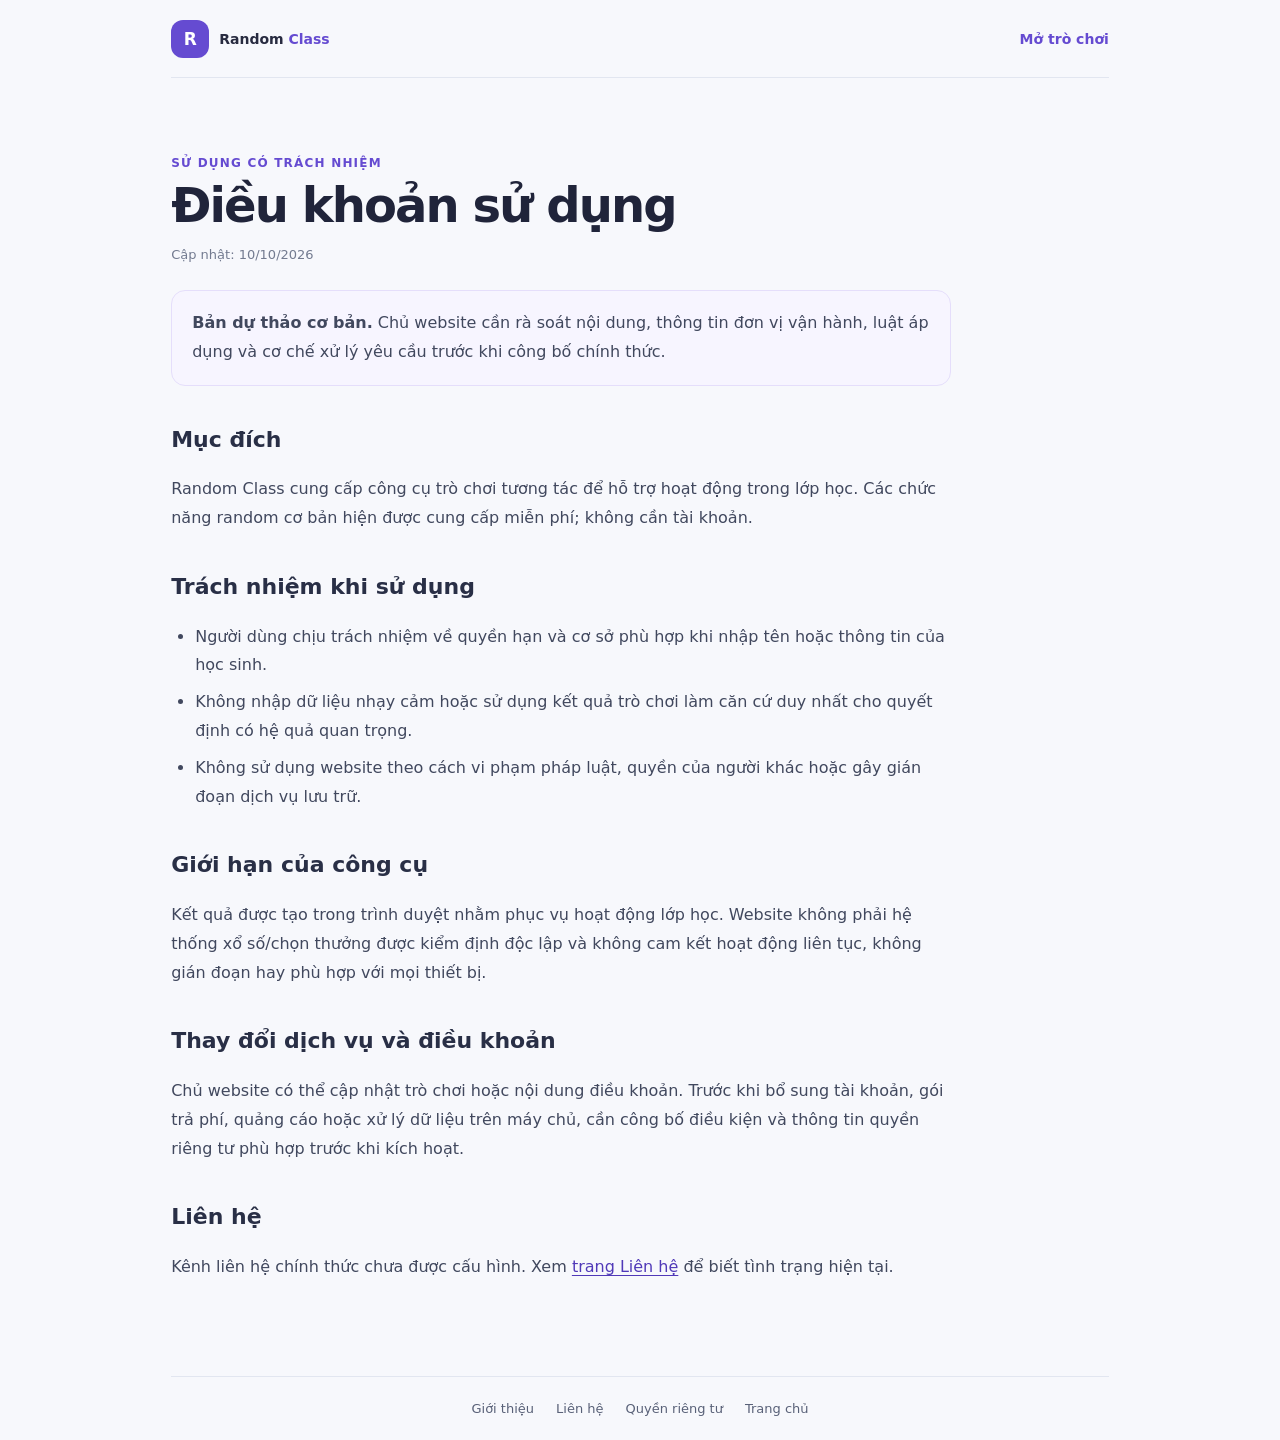
<file: terms.html>
<!doctype html>
<html lang="vi">
  <head>
    <meta charset="UTF-8">
    <meta name="viewport" content="width=device-width, initial-scale=1">
    <meta name="description" content="Điều khoản sử dụng Random Class, website mini-game hỗ trợ hoạt động giáo dục trong lớp học.">
    <meta property="og:type" content="website">
    <meta property="og:site_name" content="Random Class">
    <meta property="og:locale" content="vi_VN">
    <meta property="og:title" content="Điều khoản sử dụng | Random Class">
    <meta property="og:description" content="Điều khoản sử dụng Random Class, website mini-game hỗ trợ hoạt động giáo dục trong lớp học.">
    <meta property="og:url" content="https://phamquy0226.github.io/random-class/terms.html">
    <title>Điều khoản sử dụng | Random Class</title>
    <link rel="canonical" href="https://phamquy0226.github.io/random-class/terms.html">
    <link rel="icon" href="assets/favicon.svg" type="image/svg+xml">
    <link rel="stylesheet" href="src/css/base.css">
    <link rel="stylesheet" href="legal-pages.css">
  </head>
  <body>
    <div class="legal-shell">
      <header class="legal-header">
        <a class="legal-brand" href="index.html" aria-label="Random Class - Trang chủ"><span class="brand-mark" aria-hidden="true">R</span><span>Random <strong>Class</strong></span></a>
        <a class="legal-home" href="index.html#games">Mở trò chơi</a>
      </header>
      <main class="legal-main">
        <div class="eyebrow">SỬ DỤNG CÓ TRÁCH NHIỆM</div>
        <h1>Điều khoản sử dụng</h1>
        <p class="legal-updated">Cập nhật: 10/10/2026</p>
        <div class="legal-content">
          <div class="legal-notice"><strong>Bản dự thảo cơ bản.</strong> Chủ website cần rà soát nội dung, thông tin đơn vị vận hành, luật áp dụng và cơ chế xử lý yêu cầu trước khi công bố chính thức.</div>
          <h2>Mục đích</h2>
          <p>Random Class cung cấp công cụ trò chơi tương tác để hỗ trợ hoạt động trong lớp học. Các chức năng random cơ bản hiện được cung cấp miễn phí; không cần tài khoản.</p>
          <h2>Trách nhiệm khi sử dụng</h2>
          <ul>
            <li>Người dùng chịu trách nhiệm về quyền hạn và cơ sở phù hợp khi nhập tên hoặc thông tin của học sinh.</li>
            <li>Không nhập dữ liệu nhạy cảm hoặc sử dụng kết quả trò chơi làm căn cứ duy nhất cho quyết định có hệ quả quan trọng.</li>
            <li>Không sử dụng website theo cách vi phạm pháp luật, quyền của người khác hoặc gây gián đoạn dịch vụ lưu trữ.</li>
          </ul>
          <h2>Giới hạn của công cụ</h2>
          <p>Kết quả được tạo trong trình duyệt nhằm phục vụ hoạt động lớp học. Website không phải hệ thống xổ số/chọn thưởng được kiểm định độc lập và không cam kết hoạt động liên tục, không gián đoạn hay phù hợp với mọi thiết bị.</p>
          <h2>Thay đổi dịch vụ và điều khoản</h2>
          <p>Chủ website có thể cập nhật trò chơi hoặc nội dung điều khoản. Trước khi bổ sung tài khoản, gói trả phí, quảng cáo hoặc xử lý dữ liệu trên máy chủ, cần công bố điều kiện và thông tin quyền riêng tư phù hợp trước khi kích hoạt.</p>
          <h2>Liên hệ</h2>
          <p>Kênh liên hệ chính thức chưa được cấu hình. Xem <a href="contact.html">trang Liên hệ</a> để biết tình trạng hiện tại.</p>
        </div>
      </main>
      <footer class="legal-footer"><a href="about.html">Giới thiệu</a><a href="contact.html">Liên hệ</a><a href="privacy.html">Quyền riêng tư</a><a href="index.html">Trang chủ</a></footer>
    </div>
  </body>
</html>
</file>
<file: src/css/base.css>
:root {
  color-scheme: light;
  --ink: #282b40;
  --muted: #85899a;
  --purple: #7657e8;
  --purple-dark: #6042ce;
  --line: #eceef4;
  --surface: #fff;
  --page: #f7f8fc;
  --green: #39a879;
  --red: #d9566b;
  font-family: system-ui, "Segoe UI", Arial, sans-serif;
  font-synthesis: none;
  text-rendering: optimizeLegibility;
}

* { box-sizing: border-box; }
html { scroll-behavior: smooth; }
body { margin: 0; background: var(--page); color: var(--ink); font-size: 14px; }
button, input, select { font: inherit; }
button, a { -webkit-tap-highlight-color: transparent; }
a { color: inherit; text-decoration: none; }
button:focus-visible, a:focus-visible, input:focus-visible, select:focus-visible { outline: 3px solid #c9beff; outline-offset: 2px; }
.hidden { display: none !important; }
.sr-only { position: absolute; width: 1px; height: 1px; padding: 0; margin: -1px; overflow: hidden; clip: rect(0,0,0,0); white-space: nowrap; border: 0; }

@media (prefers-reduced-motion: reduce) {
  *, *::before, *::after { scroll-behavior: auto !important; animation-duration: .01ms !important; animation-iteration-count: 1 !important; transition-duration: .01ms !important; }
}
</file>
<file: src/css/layout.css>
.app-shell { width: min(1160px, 100%); margin: 0 auto; padding: 0 28px; }
.topbar { min-height: 78px; display: flex; align-items: center; gap: 36px; border-bottom: 1px solid #eceef4; }
.brand { display: inline-flex; align-items: center; gap: 10px; font-size: 15px; font-weight: 700; white-space: nowrap; }
.brand strong { color: var(--purple); }
.brand-mark { display: grid; place-items: center; width: 37px; height: 37px; border-radius: 12px; background: var(--purple); color: white; box-shadow: 0 5px 12px #7657e838; font-size: 17px; font-weight: 800; }
.small-mark { display: inline-grid; width: 20px; height: 20px; border-radius: 7px; font-size: 11px; vertical-align: middle; }
.top-nav { display: flex; align-items: center; gap: 25px; margin: 0 auto; }
.nav-link { padding: 29px 0 25px; border-bottom: 3px solid transparent; color: #777c8e; font-size: 11px; font-weight: 600; transition: color .2s,border-color .2s; }
.nav-link:hover,.nav-link.active { border-color: var(--purple); color: var(--purple); }
.top-cta { padding: 11px 15px; border-radius: 9px; background: var(--purple); color: white; box-shadow: 0 5px 12px #7657e832; font-size: 10px; font-weight: 700; white-space: nowrap; }
.top-cta span { margin-left: 7px; }
.menu-toggle { display: none; border: 0; background: transparent; color: var(--ink); font-size: 21px; }
main { min-height: calc(100vh - 145px); }
.view { animation: view-in .22s ease-out; }
@keyframes view-in { from { opacity: .55; transform: translateY(5px); } to { opacity: 1; transform: none; } }
.hero-view { min-height: 420px; display: grid; grid-template-columns: 1.05fr .95fr; align-items: center; gap: 25px; margin-top: 30px; padding: 30px 55px; overflow: hidden; border-radius: 22px; background: linear-gradient(120deg,#f1eeff,#f7f4ff 54%,#edf8f5); }
.hero-copy { max-width: 510px; }
.hero-copy h1 { margin: 12px 0 13px; font-size: clamp(36px,5vw,56px); line-height: 1.15; letter-spacing: -2px; }
.hero-copy h1 span { color: var(--purple); }
.hero-copy > p { max-width: 440px; color: #777c8e; font-size: 13px; line-height: 1.9; }
.hero-actions { display: flex; flex-wrap: wrap; gap: 10px; margin-top: 22px; }
.hero-note { display: flex; align-items: center; gap: 10px; margin-top: 28px; color: #85899a; font-size: 10px; }
.avatar-stack { display: flex; padding-left: 4px; }
.avatar-stack i { display: grid; place-items: center; width: 25px; height: 25px; margin-left: -4px; border: 2px solid white; border-radius: 50%; background: #e2dcff; color: #6248c9; font-size: 7px; font-style: normal; font-weight: 800; }
.avatar-stack i:nth-child(2) { background: #d9f4eb; color: #348565; }.avatar-stack i:nth-child(3) { background: #ffedcf; color: #ad7a2c; }
.hero-art { position: relative; min-height: 330px; display: grid; place-items: center; }
.hero-wheel { position: relative; width: 235px; height: 235px; display: grid; place-items: center; border: 9px solid #fff; border-radius: 50%; background: conic-gradient(#8c6af2 0 25%,#ffbf69 25% 50%,#54c6a1 50% 75%,#f27c95 75%); box-shadow: 0 18px 40px #6351bb30; transform: rotate(-8deg); }
.hero-wheel-center { position: relative; z-index: 1; display: grid; place-items: center; width: 62px; height: 62px; border: 5px solid white; border-radius: 50%; background: #302a50; color: white; font-weight: 800; }
.wheel-slice-label { position: absolute; color: #fff; font-size: 10px; font-weight: 800; }.label-one { top: 37px; }.label-two { right: 32px; }.label-three { bottom: 37px; }.label-four { left: 27px; }
.hero-orbit { position: absolute; width: 285px; height: 285px; border: 1px dashed #9985ec70; border-radius: 50%; }.orbit-two { width: 335px; height: 335px; border-color: #60bb9a62; }
.hero-spark { position: absolute; color: #f0ac4d; font-size: 27px; }.spark-one { top: 24px; left: 15%; }.spark-two { right: 12%; bottom: 38px; color: #49b895; }
.art-caption { position: absolute; right: 5%; bottom: 1px; padding: 9px 13px; border: 1px solid #fff; border-radius: 8px; background: #ffffffd9; color: #787d90; font-size: 9px; }
.games-section,.content-view,.game-view { padding: 44px 0 58px; }
.section-heading,.page-heading { display: flex; align-items: end; justify-content: space-between; gap: 18px; margin-bottom: 22px; }
.section-heading h2,.page-heading h1 { margin: 6px 0; font-size: 27px; letter-spacing: -.8px; }
.section-intro,.page-heading p { margin: 5px 0 0; color: var(--muted); font-size: 11px; line-height: 1.7; }
.game-count,.student-count { padding: 8px 10px; border-radius: 8px; background: #f1eeff; color: var(--purple); font-size: 9px; font-weight: 700; white-space: nowrap; }
.count-dot,.eyebrow-dot { display: inline-block; width: 7px; height: 7px; margin-right: 5px; border-radius: 50%; background: #55c294; }
.game-grid { display: grid; grid-template-columns: repeat(auto-fit,minmax(230px,1fr)); gap: 18px; }
.game-view { padding-top: 28px; }
.back-link { display: inline-flex; gap: 8px; color: var(--muted); font-size: 11px; font-weight: 600; }
.back-link:hover { color: var(--purple); }
.page-heading { margin: 20px 0 23px; }
.page-heading h1 { margin: 8px 0 3px; font-size: 29px; }
.page-heading > div { min-width: 0; }
.content-view { min-height: 550px; }
.class-layout { display: grid; grid-template-columns: minmax(0,1fr); gap: 18px; align-items: start; }
.site-footer { padding: 25px 0 20px; border-top: 1px solid #eceef4; text-align: center; color: #999dad; font-size: 10px; }

@media (max-width: 850px) {
  .app-shell { padding: 0 20px; }.topbar { gap: 20px; }.top-nav { gap: 15px; }.hero-view { padding: 28px 32px; }
}
@media (max-width: 650px) {
  .app-shell { padding: 0 15px; }.topbar { min-height: 64px; gap: 12px; }.brand { margin-right: auto; font-size: 13px; }.brand-mark { width: 33px; height: 33px; }.menu-toggle { display: block; order: 2; }.top-cta { order: 3; padding: 9px 10px; font-size: 9px; }.top-nav { position: absolute; z-index: 5; top: 62px; left: 15px; right: 15px; display: none; flex-direction: column; align-items: stretch; gap: 0; padding: 7px 13px; border: 1px solid var(--line); border-radius: 12px; background: white; box-shadow: 0 12px 30px #2529431a; }.top-nav.open { display: flex; }.nav-link { padding: 12px 5px; border-bottom: 1px solid #f1f1f5; }.nav-link:last-child { border-bottom: 0; }
  .hero-view { grid-template-columns: 1fr; gap: 0; min-height: 0; margin-top: 17px; padding: 30px 22px 10px; }.hero-copy h1 { font-size: 39px; }.hero-copy > p { font-size: 11px; }.hero-art { min-height: 285px; }.hero-wheel { width: 195px; height: 195px; }.hero-orbit { width: 235px; height: 235px; }.orbit-two { width: 270px; height: 270px; }.label-one { top: 29px; }.label-three { bottom: 29px; }
  .games-section,.content-view,.game-view { padding: 32px 0 42px; }.section-heading,.page-heading { align-items: flex-start; }.section-heading h2,.page-heading h1 { font-size: 23px; }.section-intro,.page-heading p { font-size: 10px; }.game-grid { grid-template-columns: 1fr; gap: 12px; }.game-card { display: grid; grid-template-columns: 36% 1fr; min-height: 145px; }.card-art { height: 100%; min-height: 145px; }.card-body { justify-content: center; padding: 12px; }.card-description { min-height: auto; font-size: 9px; }.card-action { margin-top: 8px; }
  .class-layout { grid-template-columns: 1fr; }.page-heading { gap: 8px; }.site-footer { font-size: 9px; }
}
</file>
<file: src/css/components.css>
.eyebrow { color: #8068d8; font-size: 9px; font-weight: 800; letter-spacing: 1px; }
.primary-button,.secondary-button,.danger-button { min-height: 39px; display: inline-flex; align-items: center; justify-content: center; gap: 8px; padding: 10px 14px; border: 0; border-radius: 9px; cursor: pointer; font-size: 10px; font-weight: 800; transition: background .2s,transform .2s,box-shadow .2s; }
.primary-button { background: var(--purple); color: white; box-shadow: 0 6px 14px #7657e832; }.primary-button:hover { transform: translateY(-1px); background: var(--purple-dark); }
.secondary-button { border: 1px solid #e8eaf1; background: white; color: #656a7d; }.secondary-button:hover { border-color: #c9bef7; color: var(--purple); }
.danger-button { border: 1px solid #f2d8de; background: #fff8f9; color: var(--red); }.danger-button:hover { background: #fff0f2; }
.small-button { min-height: 34px; padding: 8px 10px; font-size: 9px; }
.panel,.game-card { border: 1px solid var(--line); border-radius: 15px; background: var(--surface); box-shadow: 0 5px 18px #24264b08; }
.panel { padding: 20px; }
.panel-title-row,.history-heading { display: flex; align-items: flex-start; justify-content: space-between; gap: 12px; }
.panel-title-row h2,.history-heading h2 { margin: 0; color: #44495d; font-size: 14px; }.panel-title-row p { margin: 5px 0 0; color: #969bad; font-size: 9px; line-height: 1.6; }
.text-link { color: var(--purple); font-size: 9px; font-weight: 700; }
.game-card { display: flex; flex-direction: column; overflow: hidden; transition: transform .2s,box-shadow .2s; }.featured-card:hover { transform: translateY(-3px); box-shadow: 0 13px 28px #24264b16; }
.card-art { position: relative; height: 168px; display: grid; place-items: center; overflow: hidden; }
.wheel-card-art { background: linear-gradient(135deg,#f1edff,#f8f5ff 55%,#e9e2ff); }
.card-tag,.coming-pill { position: absolute; top: 13px; left: 13px; padding: 6px 8px; border-radius: 20px; background: #ffffffcf; color: #795ee0; font-size: 7px; font-weight: 800; letter-spacing: .5px; }.mystery-card-tag { color: #559887; }
.mini-wheel { width: 91px; height: 91px; display: grid; place-items: center; border: 6px solid white; border-radius: 50%; background: conic-gradient(#8c6af2 0 25%,#ffbf69 25% 50%,#54c6a1 50% 75%,#f27c95 75%); box-shadow: 0 9px 20px #5c4aaa35; color: white; font-size: 15px; font-weight: 800; }
.art-star { position: absolute; color: #f49b53; }.star-a { top: 37px; left: 72%; font-size: 23px; }.star-b { bottom: 14px; left: 21%; color: #9b7bf5; font-size: 29px; }
.card-body { display: flex; flex-direction: column; padding: 16px 17px 18px; }
.card-kicker { color: #9c9fb0; font-size: 8px; font-weight: 800; letter-spacing: .7px; }.card-title { margin-top: 5px; font-size: 17px; font-weight: 800; letter-spacing: -.35px; }.card-description { min-height: 37px; margin-top: 6px; color: #85899a; font-size: 10px; line-height: 1.7; }
.card-action { display: flex; align-items: center; justify-content: space-between; margin-top: 13px; color: var(--purple); font-size: 10px; font-weight: 800; }.card-action span { font-size: 16px; }
.mystery-card-art { background: linear-gradient(135deg,#e0f6f0,#edf8f4 55%,#d7f1e9); }.gift-illustration { position: relative; width: 82px; height: 83px; filter: drop-shadow(0 9px 11px #3a947634); transform: rotate(5deg); transition: transform .2s; }.featured-card:hover .gift-illustration { transform: rotate(-3deg) translateY(-3px); }.gift-body { position: absolute; right: 7px; bottom: 3px; left: 7px; height: 52px; border: 4px solid #ffffffd9; border-radius: 8px 8px 12px 12px; background: linear-gradient(145deg,#77cdb7,#46ad98); }.gift-lid { position: absolute; z-index: 1; top: 23px; right: 2px; left: 2px; height: 16px; border: 4px solid #ffffffd9; border-radius: 6px; background: #58b9a5; }.gift-ribbon { position: absolute; z-index: 2; top: 25px; left: 36px; width: 13px; height: 55px; border: 3px solid #fff9; border-radius: 3px; background: #ffcf74; }.gift-bow { position: absolute; z-index: 3; top: 6px; left: 31px; width: 23px; height: 23px; border: 5px solid #ffcf74; border-radius: 16px 16px 3px 16px; transform: rotate(45deg); }.floating-shape { position: absolute; top: 38px; right: 22%; color: #f4ad52; font-size: 25px; }
.toast { position: fixed; z-index: 30; right: 20px; bottom: 20px; max-width: min(420px,calc(100vw - 40px)); padding: 12px 16px; border-radius: 10px; background: #272a40; color: white; box-shadow: 0 8px 25px #16182c35; font-size: 11px; animation: toast-in .2s ease-out; }.toast.error { background: #9d3047; }
@keyframes toast-in { from { opacity: 0; transform: translateY(8px); } to { opacity: 1; transform: none; } }
.result-overlay { position: fixed; inset: 0; z-index: 20; display: grid; place-items: center; padding: 18px; background: #1f2144a6; backdrop-filter: blur(5px); }
.result-card { position: relative; width: min(100%,440px); padding: 38px 34px 31px; border-radius: 20px; text-align: center; background: white; box-shadow: 0 25px 80px #17183145; animation: result-in .24s ease-out; }.result-card h2 { margin: 8px 0; font-size: 28px; }.result-kicker { color: #8f78e9; font-size: 9px; font-weight: 800; letter-spacing: 1px; }.result-subtitle { margin: 8px 0 23px; color: #9397a7; font-size: 11px; }
.result-close { position: absolute; top: 11px; right: 15px; border: 0; background: transparent; color: #9a9eac; font-size: 24px; cursor: pointer; }.result-confetti { width: 52px; height: 52px; display: grid; place-items: center; margin: 0 auto 12px; border-radius: 16px; background: #fff3d9; color: #f2a936; font-size: 30px; }.result-card .primary-button { min-width: 150px; }
@keyframes result-in { from { opacity: 0; transform: translateY(12px) scale(.97); } to { opacity: 1; transform: none; } }
</file>
<file: src/css/games.css>
.wheel-layout { display: grid; grid-template-columns: minmax(0,1.2fr) minmax(260px,.8fr); gap: 18px; align-items: stretch; }
.wheel-panel { display: flex; flex-direction: column; align-items: center; padding: 23px; }
.wheel-stage { position: relative; width: min(100%,520px); aspect-ratio: 1; display: grid; place-items: center; }
.wheel-disc { position: relative; width: 92%; height: 92%; overflow: hidden; border: 9px solid white; border-radius: 50%; background: #eeecf5; box-shadow: 0 12px 30px #453b8140; transition: transform 4.4s cubic-bezier(.12,.74,.12,1); }
.wheel-svg { display: block; width: 100%; height: 100%; overflow: visible; }
.wheel-empty .wheel-center { background: #85899a; }
.wheel-center { position: absolute; z-index: 1; top: 50%; left: 50%; width: 64px; height: 64px; display: grid; place-items: center; border: 6px solid white; border-radius: 50%; background: #302a50; color: white; font-size: 15px; font-weight: 800; transform: translate(-50%,-50%); box-shadow: 0 3px 10px #24264b40; }
.wheel-pointer { position: absolute; z-index: 2; top: 1%; left: 50%; width: 0; height: 0; border-right: 15px solid transparent; border-left: 15px solid transparent; border-top: 27px solid #292641; transform: translateX(-50%); filter: drop-shadow(0 3px 2px #0003); }
.wheel-actions { width: 100%; display: flex; flex-wrap: wrap; align-items: center; justify-content: center; gap: 13px; margin-top: 12px; }.spin-button { min-width: 205px; }.spin-button:disabled { opacity: .6; cursor: wait; transform: none; }.wheel-reset:disabled { opacity: .5; cursor: not-allowed; }
.wheel-duration-control { display: inline-flex; align-items: center; gap: 7px; color: #73788a; font-size: 9px; }.wheel-duration-select { min-height: 34px; padding: 0 9px; border: 1px solid #e8eaf1; border-radius: 8px; background: white; color: #565b6d; font-size: 9px; }
.repeat-toggle { display: inline-flex; align-items: center; gap: 8px; color: #73788a; font-size: 9px; cursor: pointer; }.repeat-toggle input { position: absolute; width: 1px; height: 1px; opacity: 0; }.toggle-track { position: relative; width: 32px; height: 18px; border-radius: 20px; background: #dcdfe8; transition: background .2s; }.toggle-track::after { content: ""; position: absolute; top: 3px; left: 3px; width: 12px; height: 12px; border-radius: 50%; background: white; box-shadow: 0 1px 3px #0002; transition: transform .2s; }.repeat-toggle input:checked + .toggle-track { background: var(--purple); }.repeat-toggle input:checked + .toggle-track::after { transform: translateX(14px); }.repeat-toggle input:focus-visible + .toggle-track { outline: 3px solid #c9beff; }
.wheel-hint { margin: 13px 0 0; color: #9a9eac; font-size: 9px; text-align: center; }
.roster-error { color: var(--red); }
.mystery-game-panel { min-height: 360px; }.mystery-game-toolbar { display: flex; align-items: center; justify-content: space-between; gap: 16px; }.mystery-game-settings,.mystery-game-actions { display: flex; flex-wrap: wrap; align-items: center; gap: 14px; }.mystery-game-actions .primary-button:disabled,.mystery-game-actions .secondary-button:disabled { opacity: .5; cursor: not-allowed; }.mystery-game-hint { min-height: 20px; margin: 15px 0 18px; color: #85899a; font-size: 10px; text-align: center; }.gift-grid { position: relative; display: grid; grid-auto-flow: column; grid-auto-columns: 126px; grid-template-rows: repeat(2,minmax(132px,1fr)); gap: 12px; max-height: 330px; overflow-x: auto; overflow-y: hidden; overscroll-behavior-x: contain; scroll-snap-type: x proximity; padding: 5px 7px 10px; isolation: isolate; }.gift-grid::before,.gift-grid::after { position: absolute; z-index: -1; right: 0; left: 0; height: 7px; border-radius: 5px; background: repeating-linear-gradient(90deg,#d0ded9 0 12px,#f1f7f4 12px 24px); background-size: 48px 7px; animation: conveyor-flow .7s linear infinite; content: ""; }.gift-grid::before { top: calc(25% - 4px); }.gift-grid::after { top: calc(75% - 4px); }.gift-card { position: relative; min-height: 132px; display: flex; flex-direction: column; align-items: center; justify-content: center; gap: 10px; padding: 12px; overflow: hidden; border: 1px solid #e7f2ef; border-radius: 14px; background: linear-gradient(155deg,#f4fbf8,#eaf7f2); color: #596779; cursor: pointer; scroll-snap-align: start; transition: transform .2s,border-color .2s,box-shadow .2s,background .2s; }.gift-card:not(:disabled):hover { transform: translateY(-3px); border-color: #aad9ca; box-shadow: 0 8px 18px #398f761c; }.gift-card:disabled { cursor: default; }.gift-card.opened { border-color: #d9d3f7; background: linear-gradient(155deg,#faf8ff,#f1edff); }.gift-card.opening { animation: gift-open .58s cubic-bezier(.2,.8,.2,1) both; }.gift-card-icon { position: relative; width: 62px; height: 63px; display: block; filter: drop-shadow(0 5px 5px #3a947624); transition: transform .2s; animation: conveyor-box-flow 1.8s ease-in-out infinite alternate; }.gift-card:nth-child(even) .gift-card-icon { animation-delay: -.9s; }.gift-card:not(:disabled):hover .gift-card-icon { transform: rotate(-5deg) scale(1.04); }.gift-card-icon::before { position: absolute; z-index: 2; top: 20px; right: 0; left: 0; height: 12px; border: 3px solid #ffffffd9; border-radius: 5px; background: #58b9a5; content: ""; }.gift-card-icon::after { position: absolute; z-index: 3; top: 21px; left: 27px; width: 9px; height: 37px; border: 2px solid #fff9; border-radius: 3px; background: #ffcf74; content: ""; }.gift-card-box { position: absolute; right: 5px; bottom: 0; left: 5px; height: 43px; border: 3px solid #ffffffd9; border-radius: 6px 6px 10px 10px; background: linear-gradient(145deg,#77cdb7,#46ad98); }.gift-card-bow { position: absolute; z-index: 4; top: 2px; left: 24px; width: 14px; height: 14px; border: 4px solid #ffcf74; border-radius: 12px 12px 2px 12px; transform: rotate(45deg); }.gift-card-label { max-width: 100%; color: #697386; font-size: 9px; font-weight: 700; }.gift-card.opened .gift-card-label { color: #6953c1; overflow-wrap: anywhere; text-align: center; }.gift-grid-empty { grid-column: 1 / -1; grid-row: 1 / -1; align-self: center; padding: 35px 10px; color: #9a9eac; font-size: 10px; text-align: center; }
.mystery-game-panel .repeat-toggle input:disabled + .toggle-track { opacity: .55; }
@keyframes gift-open { 0% { transform: scale(1) rotate(0); } 35% { transform: scale(1.08) rotate(-5deg); } 65% { transform: scale(.96) rotate(4deg); } 100% { transform: scale(1) rotate(0); } }
@keyframes conveyor-flow { to { background-position: 48px 0; } }
@keyframes conveyor-box-flow { to { translate: 18px 0; } }
.gift-card-icon { animation-duration: 1.4s; }
.gift-grid { display: flex; flex-direction: column; gap: 12px; max-height: none; overflow: hidden; padding: 5px 0; }
.gift-grid::before,.gift-grid::after { display: none; }
.gift-lane { position: relative; width: 100%; overflow: hidden; padding: 5px 0; }
.gift-lane::before { position: absolute; top: 50%; right: 0; left: 0; height: 7px; border-radius: 5px; background: repeating-linear-gradient(90deg,#d0ded9 0 12px,#f1f7f4 12px 24px); background-size: 48px 7px; animation: conveyor-flow .7s linear infinite; content: ""; transform: translateY(-50%); }
.gift-track { position: relative; z-index: 1; display: flex; width: max-content; animation: conveyor-move-right var(--conveyor-duration,20s) linear infinite; }
.gift-lane:hover .gift-track { animation-play-state: paused; }
.gift-group { display: flex; flex: 0 0 auto; gap: 12px; padding-right: 12px; }
.gift-card { flex: 0 0 126px; min-height: 132px; }
.gift-card-icon { animation: none; }
@keyframes conveyor-move-right { from { transform: translateX(-50%); } to { transform: translateX(0); } }
@media (prefers-reduced-motion: reduce) {
  .gift-grid { overflow: visible; }
  .gift-lane { overflow: visible; }
  .gift-track { width: 100%; flex-wrap: wrap; animation: none !important; }
  .gift-group:not([aria-hidden="true"]) { width: 100%; flex: 1 1 100%; flex-wrap: wrap; }
  .gift-group[aria-hidden="true"] { display: none; }
}
.wheel-add-students { display: grid; gap: 8px; margin-top: 14px; padding: 12px; border: 1px solid #eceef4; border-radius: 10px; background: #fcfcfe; }.wheel-add-students label { color: #565b6d; font-size: 9px; font-weight: 700; }.wheel-add-students textarea { width: 100%; min-height: 72px; resize: vertical; border: 1px solid #e8eaf1; border-radius: 8px; padding: 9px 10px; background: white; color: #51566b; font: inherit; font-size: 10px; line-height: 1.6; }.wheel-add-students .secondary-button { justify-self: start; }
.wheel-side { min-width: 0; }.wheel-roster { max-height: 360px; overflow: auto; margin: 15px 0 0; padding: 0; list-style: none; }.wheel-roster li { display: flex; align-items: center; gap: 9px; padding: 10px 2px; border-top: 1px solid #f0f1f5; color: #565b6d; font-size: 10px; }.roster-number { width: 23px; height: 23px; display: grid; place-items: center; border-radius: 7px; background: #f1eeff; color: var(--purple); font-size: 8px; font-weight: 800; }.roster-empty { padding: 20px 5px; color: #9a9eac; font-size: 10px; line-height: 1.7; text-align: center; }
.box-roster-heading { margin-top: 18px; padding-top: 14px; border-top: 1px solid #f0f1f5; }.mystery-game-panel .wheel-roster { max-height: 220px; margin-top: 8px; }
.game-status { display: inline-flex; align-items: center; gap: 7px; padding: 8px 11px; border: 1px solid var(--line); border-radius: 20px; background: white; color: #85899a; font-size: 9px; font-weight: 700; white-space: nowrap; }.game-status i { width: 7px; height: 7px; border-radius: 50%; background: #61c99e; }
.class-panel { min-width: 0; }.student-row input { min-width: 0; width: 100%; height: 40px; border: 1px solid #e8eaf1; border-radius: 8px; padding: 0 11px; background: #fcfcfe; color: #51566b; font-size: 10px; }
.bulk-student-form { display: grid; gap: 8px; margin-top: 15px; padding: 14px; border: 1px solid #eceef4; border-radius: 10px; background: #fcfcfe; }.bulk-student-form label { color: #565b6d; font-size: 10px; font-weight: 700; }.bulk-student-form textarea { width: 100%; min-height: 100px; resize: vertical; border: 1px solid #e8eaf1; border-radius: 8px; padding: 10px 11px; background: white; color: #51566b; font: inherit; font-size: 10px; line-height: 1.7; }.bulk-student-form p { margin: 0; color: #969bad; font-size: 9px; line-height: 1.6; }.bulk-student-form .secondary-button { justify-self: start; }
.student-list,.history-list { margin: 14px 0 0; padding: 0; list-style: none; }.student-list { max-height: 320px; overflow-y: auto; overscroll-behavior: contain; padding-right: 5px; }.student-row { display: flex; align-items: center; gap: 7px; padding: 7px 0; border-bottom: 1px solid #f0f1f5; }.student-row input { height: 35px; }.row-number { flex: 0 0 22px; color: #a0a4b2; font-size: 9px; text-align: center; }.icon-button { flex: 0 0 auto; width: 32px; height: 32px; border: 1px solid #eceef4; border-radius: 8px; background: white; color: #777c8e; cursor: pointer; }.icon-button:hover { border-color: #f1c5ce; color: var(--red); }.list-empty { padding: 20px 5px; color: #969bad; font-size: 10px; text-align: center; }
.list-danger-zone { display: flex; align-items: center; justify-content: space-between; gap: 10px; margin-top: 17px; padding-top: 13px; border-top: 1px solid #f0f1f5; color: #979bab; font-size: 8px; }.list-danger-zone .danger-button { min-height: 32px; padding: 7px 9px; font-size: 8px; }
.history-panel { margin-top: 17px; }.history-heading { align-items: center; }.history-heading span { color: #969bad; font-size: 9px; }.history-row { display: grid; grid-template-columns: 32px 1fr auto; align-items: center; gap: 10px; padding: 12px 2px; border-top: 1px solid #f0f1f5; }.history-icon { width: 30px; height: 30px; display: grid; place-items: center; border-radius: 9px; background: #f1eeff; color: var(--purple); font-weight: 800; }.history-result { color: #4e5264; font-size: 10px; font-weight: 700; }.history-meta { margin-top: 3px; color: #9a9eac; font-size: 8px; }.history-time { color: #a0a4b2; font-size: 8px; white-space: nowrap; }
@keyframes wheel-confetti { 0% { opacity: 0; transform: translateY(8px) scale(.45) rotate(-20deg); } 45% { opacity: 1; transform: translateY(-7px) scale(1.08) rotate(10deg); } 100% { opacity: 0; transform: translateY(-18px) scale(.9) rotate(24deg); } }
.result-card.celebrating .result-confetti { animation: wheel-confetti .9s ease-out both; }
.result-card.celebrating .result-confetti::before,.result-card.celebrating .result-confetti::after { position: absolute; color: #f0a744; font-size: 16px; content: "✦"; }
.result-card.celebrating .result-confetti::before { top: -8px; left: -13px; animation: wheel-confetti .8s .08s ease-out both; }
.result-card.celebrating .result-confetti::after { right: -14px; bottom: -4px; color: #54b994; animation: wheel-confetti .8s .16s ease-out both; }
@media (max-width: 650px) { .wheel-layout { grid-template-columns: 1fr; gap: 12px; }.wheel-panel,.panel { padding: 16px; }.wheel-stage { width: min(100%,420px); }.wheel-disc { border-width: 7px; }.wheel-center { width: 52px; height: 52px; }.wheel-actions { gap: 11px; }.wheel-actions .spin-button { flex: 1 1 100%; }.wheel-actions .repeat-toggle { flex: 1 1 auto; }.wheel-duration-control { flex: 1 1 100%; justify-content: center; }.wheel-add-students .secondary-button { width: 100%; }.bulk-student-form .secondary-button { width: 100%; }.history-row { grid-template-columns: 30px 1fr; }.history-time { grid-column: 2; }.mystery-game-toolbar { align-items: stretch; flex-direction: column; }.mystery-game-actions .primary-button { flex: 1; }.gift-grid { gap: 8px; }.gift-group { gap: 8px; padding-right: 8px; }.gift-card { flex-basis: 102px; min-height: 122px; padding: 10px; } }
.flip-card-art { background: linear-gradient(135deg,#fff0e8,#fff7ed 55%,#ffe6dc); }.flip-card-tag { color: #cf785e; }.flip-card-stack { position: relative; width: 120px; height: 120px; filter: drop-shadow(0 10px 12px #945e4a20); transition: transform .25s; }.featured-card:hover .flip-card-stack { transform: translateY(-3px) rotate(-3deg); }.flip-card-stack i { position: absolute; top: 12px; left: 28px; width: 66px; height: 94px; border: 4px solid white; border-radius: 11px; background: linear-gradient(145deg,#ee9b80,#d97565); box-shadow: 0 5px 12px #a95d4a24; }.flip-card-stack i::before { position: absolute; inset: 7px; border: 1px solid #ffffffa6; border-radius: 6px; content: ""; }.flip-card-stack i::after { position: absolute; top: 31px; left: 23px; color: #fff5e8; font-size: 22px; content: "✦"; }.flip-card-stack i:first-child { transform: rotate(-17deg) translate(-8px,1px); background: linear-gradient(145deg,#f5c26e,#e9a552); }.flip-card-stack i:last-child { transform: rotate(17deg) translate(8px,1px); background: linear-gradient(145deg,#9c8bea,#7668cf); }.flip-card-stack i:nth-child(2) { z-index: 1; }.flip-card-star { color: #e09b4e; }
.flip-game-toolbar { display: flex; align-items: center; justify-content: space-between; gap: 16px; }.flip-game-settings,.flip-game-actions { display: flex; flex-wrap: wrap; align-items: center; gap: 12px; }.flip-game-actions .primary-button { min-width: 115px; }.flip-game-actions button:disabled { opacity: .5; cursor: not-allowed; }.flip-game-hint { min-height: 20px; margin: 17px 0; color: #85899a; font-size: 10px; text-align: center; }
.flip-card-grid { display: grid; grid-template-columns: repeat(auto-fill,minmax(min(100%,148px),1fr)); gap: 16px; margin: 0; padding: 4px 2px 12px; list-style: none; perspective: 1200px; }.flip-card-item { min-width: 0; }.flip-card { display: block; width: 100%; aspect-ratio: 4 / 5; padding: 0; border: 0; border-radius: 15px; background: transparent; cursor: pointer; perspective: 1000px; }.flip-card:focus-visible { outline: 3px solid #b8a8f6; outline-offset: 4px; }.flip-card-inner { position: relative; display: block; width: 100%; height: 100%; border-radius: inherit; transform-style: preserve-3d; transition: transform .65s cubic-bezier(.2,.72,.18,1); }.flip-card.is-flipped .flip-card-inner { transform: rotateY(180deg); }.flip-card-face { position: absolute; inset: 0; display: flex; align-items: center; justify-content: center; overflow: hidden; border: 1px solid #e8e2fb; border-radius: inherit; backface-visibility: hidden; box-shadow: 0 8px 20px #3f357a12; }.flip-card-back { background: linear-gradient(145deg,#806ce0,#624ec2); color: white; }.flip-card-back::before { position: absolute; inset: 9px; border: 1px solid #ffffff70; border-radius: 10px; background: repeating-linear-gradient(45deg,#ffffff0b 0 7px,#ffffff1c 7px 9px); content: ""; }.flip-card-back-mark { z-index: 1; width: 49px; height: 49px; display: grid; place-items: center; border: 2px solid #ffffffc9; border-radius: 50%; color: white; font-family: Georgia,serif; font-size: 27px; box-shadow: 0 2px 12px #382b8140; }.flip-card-front { padding: 14px; background: radial-gradient(circle at top right,#fff3d8,transparent 48%),linear-gradient(145deg,#fff,#f3f0ff); color: #4d466c; transform: rotateY(180deg); }.flip-card-name { max-width: 100%; overflow-wrap: anywhere; font-size: 15px; font-weight: 800; line-height: 1.45; text-align: center; }.flip-card:not(.is-flipped):hover .flip-card-inner { transform: translateY(-4px) rotateY(8deg); }.flip-card.is-flipped:hover .flip-card-inner { transform: rotateY(180deg) translateY(-4px); }.flip-card-empty { grid-column: 1 / -1; padding: 46px 12px; border: 1px dashed #e7e3f2; border-radius: 12px; color: #969bad; font-size: 10px; text-align: center; }
.flip-game-panel .repeat-toggle input:disabled + .toggle-track { opacity: .55; }
.flip-roster-heading { margin-top: 18px; padding-top: 14px; border-top: 1px solid #f0f1f5; }.flip-roster { max-height: 220px; margin-top: 8px; }
@media (max-width: 650px) { .flip-game-toolbar { align-items: stretch; flex-direction: column; }.flip-game-actions { display: grid; grid-template-columns: repeat(2,minmax(0,1fr)); gap: 8px; }.flip-game-actions button { min-height: 38px; padding: 8px; font-size: 9px; }.flip-card-grid { grid-template-columns: repeat(2,minmax(0,1fr)); gap: 11px; }.flip-card-name { font-size: 13px; } }
@media (prefers-reduced-motion: reduce) { .flip-card-inner { transition: none; }.flip-card:not(.is-flipped):hover .flip-card-inner,.flip-card.is-flipped:hover .flip-card-inner { transform: none; }.flip-card.is-flipped .flip-card-inner { transform: rotateY(180deg); } }
.slot-card-art { background: linear-gradient(135deg,#fff3d6,#fff9e9 55%,#ffebbd); }.slot-card-tag { color: #bc8740; }.slot-card-reels { display: flex; gap: 6px; padding: 9px; border: 5px solid white; border-radius: 15px; background: linear-gradient(145deg,#6656b8,#443a84); box-shadow: 0 10px 22px #443a8438; transform: rotate(-4deg); transition: transform .25s; }.featured-card:hover .slot-card-reels { transform: rotate(2deg) translateY(-3px); }.slot-card-reels i { width: 35px; height: 48px; display: grid; place-items: center; border-radius: 7px; background: linear-gradient(180deg,#fff,#f2effb); color: #6757af; font-size: 14px; font-style: normal; font-weight: 900; box-shadow: inset 0 -5px 0 #e4e0f0; }.slot-card-reels i:nth-child(2) { color: #e0a23f; }.slot-card-star { color: #e8ae4d; }
.slot-game-toolbar { position: sticky; z-index: 6; top: 10px; display: flex; align-items: center; justify-content: space-between; gap: 16px; padding: 11px 13px; border: 1px solid #e7e3f2; border-radius: 12px; background: #ffffffed; box-shadow: 0 5px 18px #24264b12; backdrop-filter: blur(8px); }.slot-game-settings,.slot-game-actions { display: flex; flex-wrap: wrap; align-items: center; gap: 13px; }.slot-game-actions .primary-button { min-width: 145px; }.slot-game-actions button:disabled { opacity: .5; cursor: not-allowed; }.slot-game-hint { min-height: 20px; margin: 17px 0 19px; color: #85899a; font-size: 10px; text-align: center; }.slot-machine { width: min(100%,760px); margin: 0 auto; padding: 21px; border: 1px solid #e3def5; border-radius: 20px; background: linear-gradient(145deg,#f8f6ff,#eeebfa); box-shadow: inset 0 2px 7px #4f438810,0 8px 22px #4840770d; }.slot-reels { display: grid; grid-template-columns: repeat(3,minmax(0,1fr)); gap: 12px; padding: 10px; border: 1px solid #dfd9ef; border-radius: 14px; background: #d9d4e9; }.slot-reel-window { height: 72px; overflow: hidden; border: 1px solid #ebe8f4; border-radius: 9px; background: white; box-shadow: inset 0 2px 7px #40366b12; }.slot-reel-track { will-change: transform; }.slot-reel-track[style*="--reel-duration"] { transition: transform var(--reel-duration,3s) cubic-bezier(.12,.73,.12,1); }.slot-reel-item { height: 72px; display: grid; place-items: center; padding: 7px; overflow: hidden; color: #50496b; font-size: 13px; font-weight: 800; line-height: 1.3; text-align: center; overflow-wrap: anywhere; }.slot-reel-item:nth-child(odd) { background: linear-gradient(90deg,#fff,#faf9fe); }.slot-reel-winner { color: #654fc3; background: linear-gradient(100deg,#fff3d9,#fffaf0)!important; }.slot-reels.is-spinning .slot-reel-track { filter: blur(.6px); }.slot-result { min-height: 48px; display: grid; place-items: center; margin-top: 14px; padding: 10px 14px; border: 1px solid #e6e0f4; border-radius: 10px; background: white; color: #6654bd; font-size: 16px; font-weight: 800; text-align: center; overflow-wrap: anywhere; }.slot-history-panel { width: min(100%,760px); margin: 20px auto 0; }.slot-history-panel .history-heading { align-items: center; }.slot-history-panel .history-heading h2 { margin: 0; color: #44495d; font-size: 14px; }.slot-history-panel .history-heading span { color: #969bad; font-size: 9px; }.slot-history-list { max-height: 250px; overflow-y: auto; margin: 9px 0 0; padding: 0; list-style: none; }.slot-history-list li { display: grid; grid-template-columns: 25px 1fr auto; align-items: center; gap: 9px; padding: 9px 2px; border-top: 1px solid #f0f1f5; }.slot-history-number { width: 22px; height: 22px; display: grid; place-items: center; border-radius: 7px; background: #f1eeff; color: var(--purple); font-size: 8px; font-weight: 800; }.slot-history-result { color: #565b6d; font-size: 10px; font-weight: 700; }.slot-history-list time { color: #9a9eac; font-size: 8px; }.slot-history-empty { display: block!important; padding: 18px 5px!important; color: #969bad; font-size: 10px; text-align: center; }
.slot-roster-heading { width: min(100%,760px); margin: 20px auto 0; padding-top: 14px; border-top: 1px solid #f0f1f5; }.slot-roster { width: min(100%,760px); max-height: 220px; margin: 8px auto 0; }
@media (max-width: 650px) { .slot-game-toolbar { top: 6px; align-items: stretch; flex-direction: column; gap: 9px; padding: 10px; }.slot-game-actions { display: grid; grid-template-columns: minmax(0,1fr) auto; }.slot-game-actions .primary-button { grid-column: 1 / -1; }.slot-game-actions button { min-height: 38px; }.slot-machine { padding: 12px; border-radius: 15px; }.slot-reels { gap: 6px; padding: 6px; }.slot-reel-item { padding: 5px; font-size: 11px; }.slot-result { font-size: 14px; } }
@media (prefers-reduced-motion: reduce) { .slot-reel-track[style*="--reel-duration"] { transition-duration: .01ms; }.slot-reels.is-spinning .slot-reel-track { filter: none; } }
.scratch-card-art { background: linear-gradient(135deg,#fff3df,#fff9ed 55%,#ffe9c5); }.scratch-card-tag { color: #b88545; }.scratch-card-illustration { width: 112px; height: 74px; display: grid; place-items: center; border: 7px solid white; border-radius: 17px; background: repeating-linear-gradient(135deg,#d3d5dd 0 8px,#b7bbc7 8px 15px); box-shadow: 0 10px 22px #866f4930; transform: rotate(-8deg); transition: transform .25s; }.featured-card:hover .scratch-card-illustration { transform: rotate(2deg) translateY(-4px); }.scratch-card-illustration i { width: 39px; height: 39px; display: grid; place-items: center; border: 2px solid #ffffffd9; border-radius: 50%; background: #fff9; color: #74634f; font-size: 24px; font-style: normal; font-weight: 800; }.scratch-card-star { color: #dfa44f; }
.scratch-game-panel { min-height: 360px; }.scratch-toolbar { position: sticky; z-index: 6; top: 10px; display: flex; align-items: center; justify-content: space-between; gap: 16px; padding: 11px 13px; border: 1px solid #e7e3f2; border-radius: 12px; background: #ffffffed; box-shadow: 0 5px 18px #24264b12; backdrop-filter: blur(8px); }.scratch-settings,.scratch-actions { display: flex; flex-wrap: wrap; align-items: center; gap: 12px; }.scratch-actions .primary-button { min-width: 115px; }.scratch-actions button:disabled { opacity: .5; cursor: not-allowed; }.scratch-roster-heading { width: min(100%,760px); margin: 18px auto 0; padding-top: 14px; border-top: 1px solid #f0f1f5; }.scratch-roster { width: min(100%,760px); max-height: 220px; margin: 8px auto 0; }.scratch-hint { min-height: 20px; margin: 17px 0; color: #85899a; font-size: 10px; text-align: center; }.scratch-ticket-wrap { width: min(100%,760px); margin: 0 auto; }.scratch-ticket { position: relative; display: grid; aspect-ratio: 9 / 5; overflow: hidden; border: 1px solid #eadfc8; border-radius: 20px; background: radial-gradient(circle at 15% 20%,#fff9e9,transparent 38%),linear-gradient(145deg,#fffdf7,#f9edd6); box-shadow: 0 12px 30px #8d704018,inset 0 0 0 8px #ffffffa8; }.scratch-ticket-content { display: flex; flex-direction: column; align-items: center; justify-content: center; gap: clamp(7px,2vw,16px); padding: 22px; text-align: center; }.scratch-ticket-label { color: #a47d44; font-size: clamp(9px,1.6vw,13px); font-weight: 800; letter-spacing: .13em; }.scratch-ticket-name { max-width: 100%; color: #6450b4; font-size: clamp(23px,6vw,48px); font-weight: 800; line-height: 1.2; overflow-wrap: anywhere; }.scratch-ticket-caption { color: #918064; font-size: clamp(9px,1.8vw,14px); }.scratch-cover { position: absolute; inset: 0; display: block; width: 100%; height: 100%; cursor: grab; touch-action: none; transition: opacity .42s ease; }.scratch-cover:active { cursor: grabbing; }.scratch-ticket:not(.is-covered) .scratch-cover { pointer-events: none; }.scratch-ticket.is-revealed .scratch-cover { opacity: 0; }.scratch-instructions { margin: 12px 0 0; color: #9295a2; font-size: 10px; text-align: center; }.scratch-instructions strong { color: #6b58bb; }.scratch-history-panel { width: min(100%,760px); margin: 20px auto 0; }.scratch-history-panel .history-heading { align-items: center; }.scratch-history-panel .history-heading h2 { margin: 0; color: #44495d; font-size: 14px; }.scratch-history-panel .history-heading span { color: #969bad; font-size: 9px; }.scratch-history-list { max-height: 250px; overflow-y: auto; margin: 9px 0 0; padding: 0; list-style: none; }.scratch-history-list li { display: grid; grid-template-columns: 25px 1fr auto; align-items: center; gap: 9px; padding: 9px 2px; border-top: 1px solid #f0f1f5; }.scratch-history-empty { display: block!important; padding: 18px 5px!important; color: #969bad; font-size: 10px; text-align: center; }.scratch-game-panel .repeat-toggle input:disabled + .toggle-track { opacity: .55; }
@media (max-width: 650px) { .scratch-toolbar { top: 6px; align-items: stretch; flex-direction: column; gap: 9px; padding: 10px; }.scratch-actions { display: grid; grid-template-columns: repeat(2,minmax(0,1fr)); gap: 8px; }.scratch-actions button { min-height: 38px; padding: 8px; font-size: 9px; }.scratch-actions .primary-button { min-width: 0; }.scratch-ticket { border-radius: 13px; box-shadow: inset 0 0 0 5px #ffffffa8; }.scratch-ticket-content { padding: 12px; } }
@media (prefers-reduced-motion: reduce) { .scratch-cover { transition-duration: .01ms!important; } }
.team-card-art { background: linear-gradient(135deg,#e5f6ee,#f5fcf8 55%,#d9f0e4); }.team-card-tag { color: #4f9c75; }.team-card-people { position: relative; width: 124px; height: 106px; display: flex; align-items: center; justify-content: center; gap: 8px; }.team-card-people::before { position: absolute; top: 50%; right: 4px; left: 4px; height: 5px; border-radius: 9px; background: #ffffffc9; content: ""; }.team-card-people i { z-index: 1; width: 23px; height: 23px; display: grid; place-items: center; border: 5px solid white; border-radius: 50%; background: #58b98d; color: transparent; box-shadow: 0 5px 10px #367d5b24; font-size: 0; }.team-card-people i:nth-child(2) { background: #8879d5; transform: translateY(-13px); }.team-card-people i:nth-child(3) { background: #f1ad5e; transform: translateY(13px); }.team-card-people i:nth-child(4) { background: #e87e87; }.featured-card:hover .team-card-people i { animation: team-card-bounce .45s ease both; }.team-card-star { color: #65ad83; }
.team-game-panel { min-height: 360px; }.team-toolbar { position: sticky; z-index: 6; top: 10px; display: flex; align-items: center; justify-content: space-between; gap: 16px; padding: 11px 13px; border: 1px solid #e7e3f2; border-radius: 12px; background: #ffffffed; box-shadow: 0 5px 18px #24264b12; backdrop-filter: blur(8px); }.team-settings,.team-actions { display: flex; flex-wrap: wrap; align-items: center; gap: 11px; }.team-control-label { display: inline-flex; align-items: center; gap: 7px; color: #73788a; font-size: 9px; }.team-control-label select,.team-control-label input { min-height: 34px; border: 1px solid #e8eaf1; border-radius: 8px; background: white; color: #565b6d; font-size: 9px; }.team-control-label select { padding: 0 8px; }.team-control-label input { width: 68px; padding: 0 9px; }.team-actions .primary-button { min-width: 126px; }.team-actions button:disabled,.team-control-label select:disabled,.team-control-label input:disabled { opacity: .5; cursor: not-allowed; }.team-config-row { display: flex; align-items: center; justify-content: space-between; gap: 12px; margin: 10px 2px 0; }.team-config-row p { margin: 0; color: #85899a; font-size: 9px; line-height: 1.6; }.team-config-row .text-link { flex: 0 0 auto; border: 0; padding: 4px; background: transparent; color: var(--purple); font: inherit; font-size: 9px; font-weight: 700; cursor: pointer; }.team-roster-heading { margin-top: 18px; padding-top: 14px; border-top: 1px solid #f0f1f5; }.team-roster { max-height: 180px; margin-top: 8px; }.team-hint { min-height: 20px; margin: 15px 0 20px; color: #85899a; font-size: 10px; text-align: center; }.team-results-heading { display: flex; align-items: center; justify-content: space-between; gap: 12px; margin-bottom: 12px; padding-top: 16px; border-top: 1px solid #f0f1f5; }.team-results-heading h2 { margin: 0; color: #44495d; font-size: 14px; }.team-results-heading p { margin: 4px 0 0; color: #969bad; font-size: 9px; }.team-empty { margin: 0; padding: 26px 8px; border: 1px dashed #e2e5ee; border-radius: 12px; color: #969bad; font-size: 10px; text-align: center; }.team-results { display: grid; grid-template-columns: repeat(auto-fit,minmax(min(100%,225px),1fr)); align-items: start; gap: 12px; }.team-group { min-width: 0; overflow: hidden; border: 1px solid #e7eaf1; border-radius: 13px; background: linear-gradient(155deg,#fff,#fafaff); box-shadow: 0 5px 16px #3834590a; transition: border-color .2s,box-shadow .2s,transform .2s; }.team-group.is-drop-target { border-color: #8b78df; box-shadow: 0 0 0 3px #8b78df22; transform: translateY(-2px); }.team-group-enter { animation: team-group-enter .42s cubic-bezier(.2,.8,.2,1) both; animation-delay: var(--team-delay,0ms); }.team-group-heading { display: flex; align-items: center; justify-content: space-between; gap: 8px; padding: 11px 12px; border-bottom: 1px solid #eeeef5; background: linear-gradient(110deg,#f5f2ff,#f9f8ff); }.team-group-heading h3 { margin: 0; color: #6252b0; font-size: 11px; }.team-group-heading span { color: #8d90a0; font-size: 8px; white-space: nowrap; }.team-member-list { min-height: 55px; display: grid; gap: 6px; margin: 0; padding: 9px; list-style: none; }.team-member { min-width: 0; display: flex; align-items: center; justify-content: space-between; gap: 7px; padding: 8px 9px; border: 1px solid #eceef4; border-radius: 9px; background: white; color: #565b6d; cursor: grab; transition: background .2s,border-color .2s,opacity .2s; }.team-member:active { cursor: grabbing; }.team-member.is-dragging { opacity: .38; }.team-member-name { min-width: 0; overflow-wrap: anywhere; font-size: 10px; font-weight: 600; }.team-move-label { flex: 0 0 auto; }.team-move-select { max-width: 92px; min-height: 28px; border: 1px solid #e8eaf1; border-radius: 7px; padding: 0 5px; background: #fcfcfe; color: #777c8e; font-size: 8px; }.team-move-select:disabled { opacity: .5; cursor: not-allowed; }
@keyframes team-group-enter { from { opacity: 0; transform: translateY(10px) scale(.98); } to { opacity: 1; transform: translateY(0) scale(1); } } @keyframes team-card-bounce { 50% { translate: 0 -6px; } } @media (max-width: 650px) { .team-toolbar { top: 6px; align-items: stretch; flex-direction: column; gap: 10px; padding: 10px; }.team-settings { gap: 9px; }.team-control-label { flex: 1 1 100%; justify-content: space-between; }.team-control-label select { flex: 0 1 65%; }.team-actions { display: grid; grid-template-columns: repeat(2,minmax(0,1fr)); gap: 8px; }.team-actions .primary-button { grid-column: 1 / -1; }.team-actions button { min-height: 38px; padding: 8px; font-size: 9px; }.team-results-heading { align-items: flex-start; }.team-results-heading .secondary-button { flex: 0 0 auto; padding: 8px; font-size: 9px; }.team-results { grid-template-columns: 1fr; }.team-config-row { align-items: flex-start; }.team-group-heading { padding: 10px; }.team-member-list { padding: 8px; } }
@media (prefers-reduced-motion: reduce) { .team-card-people i,.team-group-enter { animation-duration: .01ms!important; } }
</file>
<file: src/css/presentation.css>
:root {
  --ink: #20243a;
  --muted: #687087;
  --line: #e2e6f0;
  --surface: #fff;
  --purple: #654bd1;
  --purple-dark: #5039b8;
  --red: #c83d59;
}

body {
  background:
    radial-gradient(ellipse at 12% 0%, #efedff 0, transparent 33rem),
    linear-gradient(180deg, #f8f9fd 0%, #f3f5fa 100%);
  color: var(--ink);
  font-size: 16px;
}

.app-shell { width: min(1480px, 100%); padding-inline: clamp(18px, 3vw, 48px); }
.topbar { min-height: 82px; border-color: #e3e6f0; }
.brand { gap: 12px; font-size: 18px; }
.brand-mark { width: 42px; height: 42px; font-size: 19px; }
.top-nav { gap: clamp(18px, 2.6vw, 38px); }
.nav-link { padding-block: 30px 27px; font-size: 14px; }
.top-cta { padding: 13px 18px; font-size: 13px; }

.hero-view {
  min-height: clamp(430px, 56vh, 620px);
  margin-top: 34px;
  padding: clamp(34px, 5vw, 72px);
  border: 1px solid #e9e5fb;
  box-shadow: 0 22px 60px #332d6110;
}
.hero-copy { max-width: 660px; }
.hero-copy h1 { font-size: clamp(42px, 5.2vw, 72px); }
.hero-copy > p { max-width: 560px; color: #596178; font-size: clamp(16px, 1.3vw, 19px); line-height: 1.75; }
.hero-note { color: #626a80; font-size: 13px; }
.hero-art { min-height: 390px; }
.hero-wheel { width: clamp(230px, 23vw, 310px); height: clamp(230px, 23vw, 310px); }
.hero-wheel-center { width: 72px; height: 72px; font-size: 18px; }
.hero-orbit { width: clamp(280px, 28vw, 370px); height: clamp(280px, 28vw, 370px); }
.orbit-two { width: clamp(330px, 33vw, 430px); height: clamp(330px, 33vw, 430px); }
.art-caption { font-size: 12px; }

.games-section,.content-view,.game-view { padding-block: 52px 68px; }
.section-heading h2,.page-heading h1 { font-size: clamp(28px, 2.4vw, 36px); }
.section-intro,.page-heading p { color: #626a80; font-size: 15px; }
.eyebrow { font-size: 12px; letter-spacing: 1.3px; }
.game-count,.student-count { padding: 10px 13px; font-size: 13px; }
.game-grid { grid-template-columns: repeat(auto-fit, minmax(min(100%, 280px), 1fr)); gap: 22px; }
.game-card,.panel { border-color: #e0e4ef; border-radius: 20px; box-shadow: 0 10px 30px #24264b0c; }
.card-art { height: 205px; }
.card-tag,.coming-pill { font-size: 10px; }
.card-body { padding: 20px 22px 22px; }
.card-kicker { font-size: 11px; }
.card-title { font-size: 21px; }
.card-description { min-height: 48px; color: #626a80; font-size: 14px; line-height: 1.65; }
.card-action { font-size: 14px; }

.game-view { padding-top: 30px; }
.back-link { font-size: 14px; }
.page-heading { margin-block: 22px 28px; }
.game-status { padding: 10px 15px; font-size: 13px; }
.panel { padding: clamp(20px, 2.2vw, 32px); }
.panel-title-row h2,.history-heading h2 { color: #30364d; font-size: 19px; }
.panel-title-row p { color: #687087; font-size: 13px; }
.primary-button,.secondary-button,.danger-button {
  min-height: 48px;
  padding: 12px 20px;
  border-radius: 12px;
  font-size: 14px;
}
.small-button { min-height: 42px; padding: 10px 15px; font-size: 13px; }
.repeat-toggle { gap: 10px; color: #515a72; font-size: 13px; }
.toggle-track { width: 40px; height: 22px; }
.toggle-track::after { width: 16px; height: 16px; }
.repeat-toggle input:checked + .toggle-track::after { transform: translateX(18px); }
.wheel-duration-control,.wheel-duration-select { font-size: 13px; }
.wheel-duration-select { min-height: 42px; }
.wheel-hint,.mystery-game-hint,.flip-game-hint,.slot-game-hint,.scratch-hint,.team-hint {
  color: #586178;
  font-size: 14px;
}
.wheel-stage { width: min(100%, 620px); }
.wheel-center { width: 72px; height: 72px; font-size: 18px; }
.wheel-pointer { border-right-width: 19px; border-left-width: 19px; border-top-width: 32px; }
.wheel-actions { gap: 16px; }
.spin-button { min-width: 240px; }

.wheel-add-students,.bulk-student-form {
  gap: 10px;
  padding: 17px;
  border-color: #e3e7f0;
  border-radius: 14px;
  background: #f8f9fc;
}
.wheel-add-students label,.bulk-student-form label { color: #3c435a; font-size: 14px; }
.wheel-add-students textarea,.bulk-student-form textarea {
  min-height: 96px;
  padding: 12px 14px;
  border-color: #dce1ec;
  border-radius: 10px;
  color: #30364d;
  font-size: 14px;
  line-height: 1.6;
}
.wheel-roster { max-height: 290px; }
.wheel-roster li,.student-row input,.list-empty { font-size: 14px; }
.list-empty,.gift-grid-empty,.flip-card-empty,.slot-history-empty,.scratch-history-empty { font-size: 14px; }
.student-list { max-height: 430px; }
.student-row { gap: 10px; padding-block: 9px; }
.student-row input { height: 44px; }
.row-number { font-size: 12px; }
.icon-button { width: 40px; height: 40px; }
.gift-card-label,.flip-card-name { font-size: 16px; }
.gift-card { flex-basis: 150px; min-height: 150px; }
.flip-card-grid { grid-template-columns: repeat(auto-fill, minmax(min(100%, 170px), 1fr)); gap: 20px; }
.slot-reel-item { font-size: 15px; }
.slot-result,.scratch-ticket-name { font-size: clamp(24px, 3.2vw, 42px); }
.scratch-instructions { color: #586178; font-size: 14px; }
.slot-history-panel .history-heading h2,.scratch-history-panel .history-heading h2 { font-size: 19px; }
.slot-history-panel .history-heading span,.scratch-history-panel .history-heading span { font-size: 12px; }
.slot-history-number { width: 28px; height: 28px; font-size: 11px; }
.slot-history-result,.history-result { font-size: 14px; }
.slot-history-list time,.history-meta,.history-time { font-size: 12px; }
.team-control-label { color: #515a72; font-size: 14px; }
.team-control-label select,.team-control-label input { min-height: 44px; color: #30364d; font-size: 14px; }
.team-config-row .text-link { font-size: 13px; }
.team-group-heading h3 { font-size: 16px; }
.team-group-heading span { font-size: 12px; }
.team-member-name { font-size: 14px; }
.team-move-select { max-width: 110px; min-height: 36px; font-size: 12px; }
.team-empty { font-size: 14px; }
.team-results-heading h2 { font-size: 21px; }
.team-results-heading p,.team-config-row p { color: #626a80; font-size: 14px; }

.primary-button:active,.secondary-button:active,.danger-button:active,.icon-button:active {
  transform: translateY(1px) scale(.98);
}
button:focus-visible,a:focus-visible,select:focus-visible,input:focus-visible,textarea:focus-visible {
  outline: 3px solid #9a88ef;
  outline-offset: 3px;
}
textarea,select,input { color: #30364d; }

@media (min-width: 1100px) {
  .game-grid { grid-template-columns: repeat(3, minmax(0, 1fr)); }
  .wheel-layout { grid-template-columns: minmax(0, 1.25fr) minmax(320px, .75fr); gap: 24px; }
  .flip-card-grid { grid-template-columns: repeat(auto-fill, minmax(185px, 1fr)); }
}

@media (min-width: 1200px) and (orientation: landscape) {
  .app-shell { width: min(1540px, 100%); }
  .games-section,.content-view,.game-view { padding-block: 34px 42px; }
  .games-section { padding-block: 14px 20px; }
  .games-section .section-heading { margin-bottom: 10px; }
  .games-section .card-art { height: 168px; }
  .games-section .card-body { padding: 16px 18px 18px; }
  .games-section .game-grid { gap: 18px; }
  .game-view .page-heading { margin-block: 14px 20px; }
  .wheel-stage { width: min(100%, 540px, 55vh); }
}

@media (max-width: 850px) {
  .app-shell { padding-inline: 22px; }
  .topbar { min-height: 72px; }
  .brand { font-size: 16px; }
  .top-nav { gap: 16px; }
  .nav-link { font-size: 12px; }
  .hero-view { min-height: 0; padding: 34px; }
  .hero-art { min-height: 320px; }
  .wheel-layout { grid-template-columns: minmax(0, 1fr) minmax(240px, .8fr); }
}

@media (max-width: 650px) {
  .app-shell { padding-inline: 15px; }
  .topbar { min-height: 66px; }
  .brand { font-size: 14px; }
  .top-cta { font-size: 11px; }
  .top-nav { top: 64px; }
  .hero-view { margin-top: 18px; padding: 28px 22px 12px; }
  .hero-copy h1 { font-size: clamp(36px, 10vw, 46px); }
  .hero-copy > p { font-size: 15px; }
  .hero-art { min-height: 285px; }
  .hero-wheel { width: 195px; height: 195px; }
  .hero-orbit { width: 235px; height: 235px; }
  .orbit-two { width: 270px; height: 270px; }
  .games-section,.content-view,.game-view { padding-block: 34px 44px; }
  .section-heading h2,.page-heading h1 { font-size: 25px; }
  .section-intro,.page-heading p { font-size: 13px; }
  .game-grid { grid-template-columns: 1fr; gap: 14px; }
  .game-card { grid-template-columns: 34% 1fr; min-height: 150px; }
  .card-art { min-height: 150px; height: 100%; }
  .card-body { padding: 14px; }
  .card-title { font-size: 18px; }
  .card-description { min-height: 0; font-size: 12px; }
  .card-action { font-size: 12px; }
  .page-heading { gap: 10px; }
  .page-heading .game-status { align-self: flex-start; }
  .panel { padding: 17px; border-radius: 16px; }
  .wheel-layout { grid-template-columns: 1fr; gap: 14px; }
  .wheel-stage { width: min(100%, 440px); }
  .wheel-panel { padding: 17px; }
  .wheel-actions .spin-button { flex-basis: 100%; }
  .flip-game-toolbar,.slot-game-toolbar,.scratch-toolbar,.team-toolbar { align-items: stretch; flex-direction: column; }
  .flip-game-actions,.slot-game-actions,.scratch-actions,.team-actions { display: flex; }
  .flip-game-actions button,.slot-game-actions button,.scratch-actions button,.team-actions button { flex: 1 1 auto; }
  .flip-card-grid { grid-template-columns: repeat(2, minmax(0, 1fr)); gap: 12px; }
  .gift-card { flex-basis: 112px; min-height: 126px; }
  .student-list { max-height: 55vh; }
  .list-danger-zone { align-items: flex-start; flex-direction: column; font-size: 12px; }
  .history-row { grid-template-columns: 34px 1fr; }
  .history-result { font-size: 13px; }
  .history-meta,.history-time { font-size: 11px; }
  .team-group { min-width: min(100%, 250px); }
}

@media (prefers-reduced-motion: reduce) {
  .view,.primary-button,.secondary-button,.danger-button,.icon-button {
    animation-duration: .01ms !important;
    transition-duration: .01ms !important;
  }

  .ad-slot {
    min-height: 72px;
    display: grid;
    place-items: center;
    margin: 28px auto 0;
    padding: 14px;
    border: 1px dashed #c9cddd;
    border-radius: 12px;
    background: #f8f9fc;
    color: #737b90;
    font-size: 12px;
    text-align: center;
  }

  .footer-links {
    display: flex;
    flex-wrap: wrap;
    justify-content: center;
    gap: 10px 18px;
    margin-top: 14px;
  }

  .footer-links a { color: #5e6680; font-size: 12px; }
  .footer-links a:hover { color: var(--purple); text-decoration: underline; }
}
</file>
<file: legal-pages.css>
.legal-shell { width: min(1040px, 100%); margin: 0 auto; padding: 0 clamp(18px, 4vw, 52px); }
.legal-header { display: flex; align-items: center; justify-content: space-between; gap: 20px; min-height: 78px; border-bottom: 1px solid #e2e6f0; }
.legal-brand { display: inline-flex; align-items: center; gap: 10px; font-weight: 800; }
.legal-brand .brand-mark { width: 38px; height: 38px; display: grid; place-items: center; border-radius: 12px; background: #654bd1; color: #fff; font-size: 17px; font-weight: 800; }
.legal-brand strong { color: #654bd1; }
.legal-home { color: #654bd1; font-size: 14px; font-weight: 700; }
.legal-main { min-height: 72vh; padding-block: clamp(36px, 7vw, 78px); }
.legal-main .eyebrow { color: #654bd1; font-size: 12px; font-weight: 800; letter-spacing: .1em; }
.legal-main h1 { margin: 8px 0 14px; color: #20243a; font-size: clamp(32px, 5vw, 48px); line-height: 1.15; letter-spacing: -.04em; }
.legal-lead { max-width: 760px; color: #596178; font-size: 18px; line-height: 1.75; }
.legal-updated { margin: 0 0 28px; color: #737b90; font-size: 13px; }
.legal-content { max-width: 780px; color: #41485e; font-size: 16px; line-height: 1.8; }
.legal-content h2 { margin: 34px 0 8px; color: #292f46; font-size: 22px; }
.legal-content ul { padding-left: 24px; }
.legal-content li + li { margin-top: 8px; }
.legal-content a { color: #5039b8; text-decoration: underline; text-underline-offset: 3px; }
.legal-notice { margin: 24px 0; padding: 18px 20px; border: 1px solid #e5defb; border-radius: 14px; background: #f7f5ff; }
.legal-footer { display: flex; flex-wrap: wrap; justify-content: center; gap: 12px 22px; padding: 24px 0; border-top: 1px solid #e2e6f0; }
.legal-footer a { color: #596178; font-size: 13px; }
.legal-footer a:hover { color: #654bd1; }
@media (max-width: 600px) {
  .legal-header { min-height: 66px; }
  .legal-main { min-height: 70vh; }
  .legal-lead { font-size: 16px; }
  .legal-content { font-size: 15px; }
  .legal-content h2 { font-size: 20px; }
}
</file>
